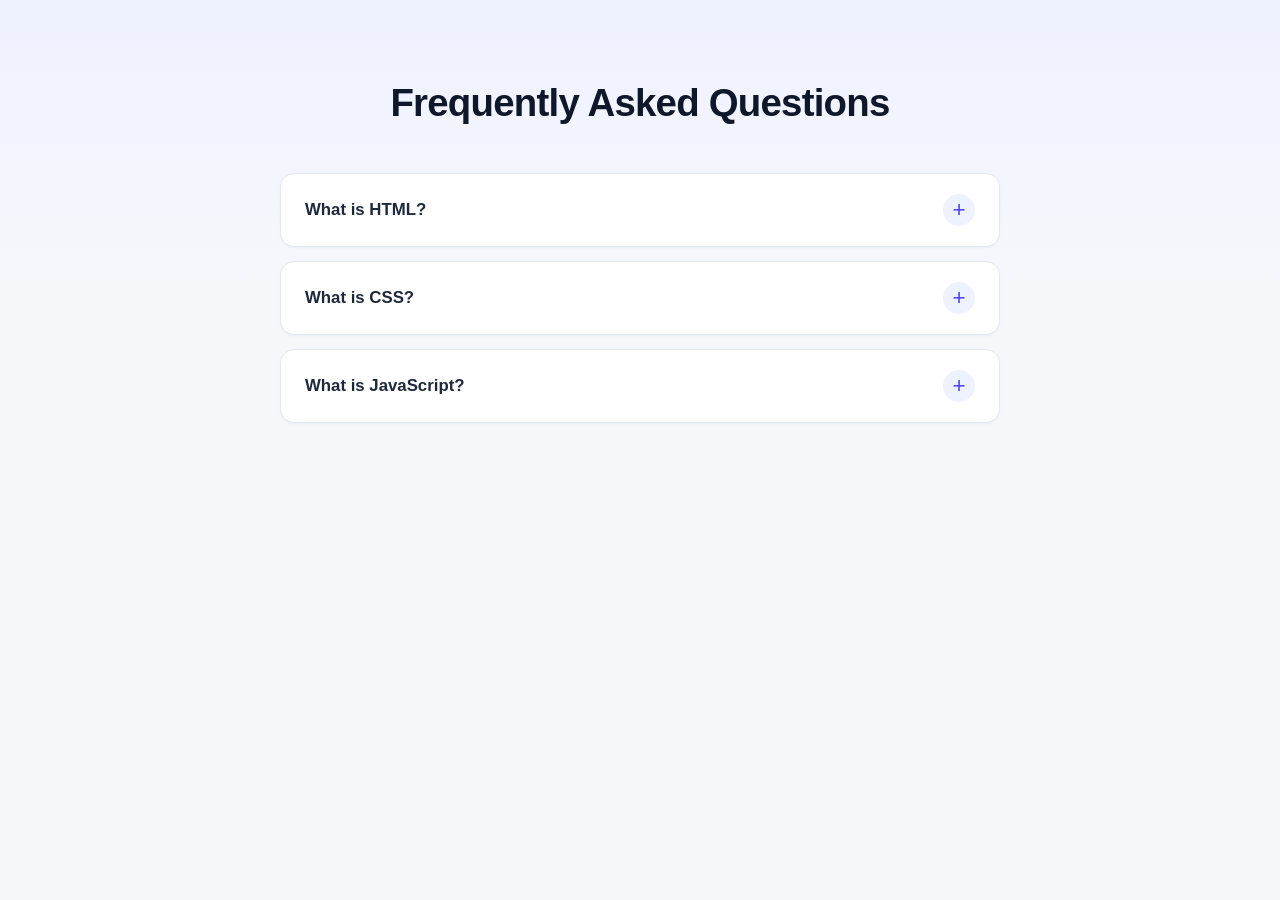
<file: Syntecxhub_FAQ_Accordion/index.html>
<!DOCTYPE html>
<html lang="en">

<head>
    <meta charset="UTF-8">
    <meta name="viewport" content="width=device-width, initial-scale=1.0">
    <title>FAQ_Accordion</title>
    <link rel="stylesheet" href="style.css">
</head>

<body>
    <main class="faq">
        <h1>Frequently Asked Questions</h1>

        <div class="faq-item">
            <button class="faq-question">What is HTML?</button>
            <div class="faq-answer">
                <p>HTML is the standard language used to structure web pages.</p>
            </div>
        </div>

        <div class="faq-item">
            <button class="faq-question">What is CSS?</button>
            <div class="faq-answer">
                <p>CSS is used to style and layout web pages.</p>
            </div>
        </div>

        <div class="faq-item">
            <button class="faq-question">What is JavaScript?</button>
            <div class="faq-answer">
                <p>JavaScript adds interactivity and logic to web pages.</p>
            </div>
        </div>

    </main>

    <script src="script.js"></script>
</body>

</html>
</file>
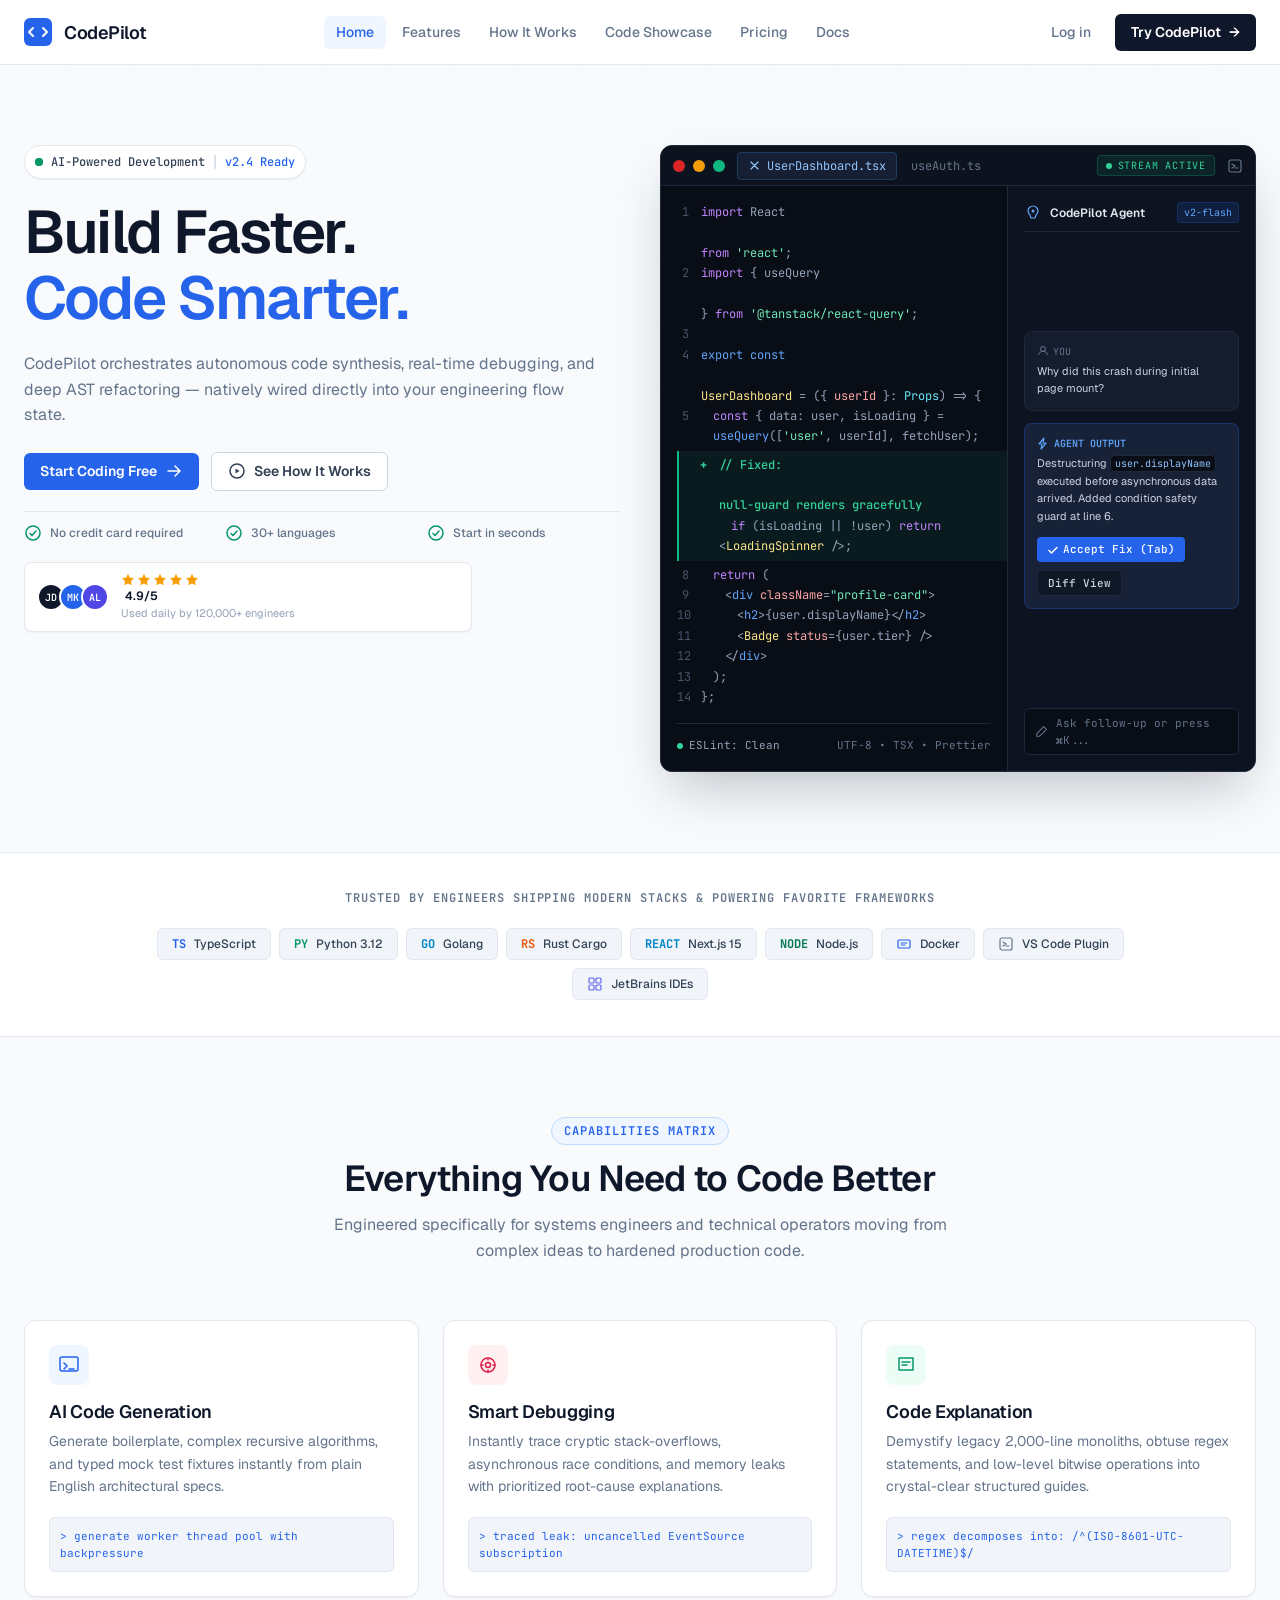
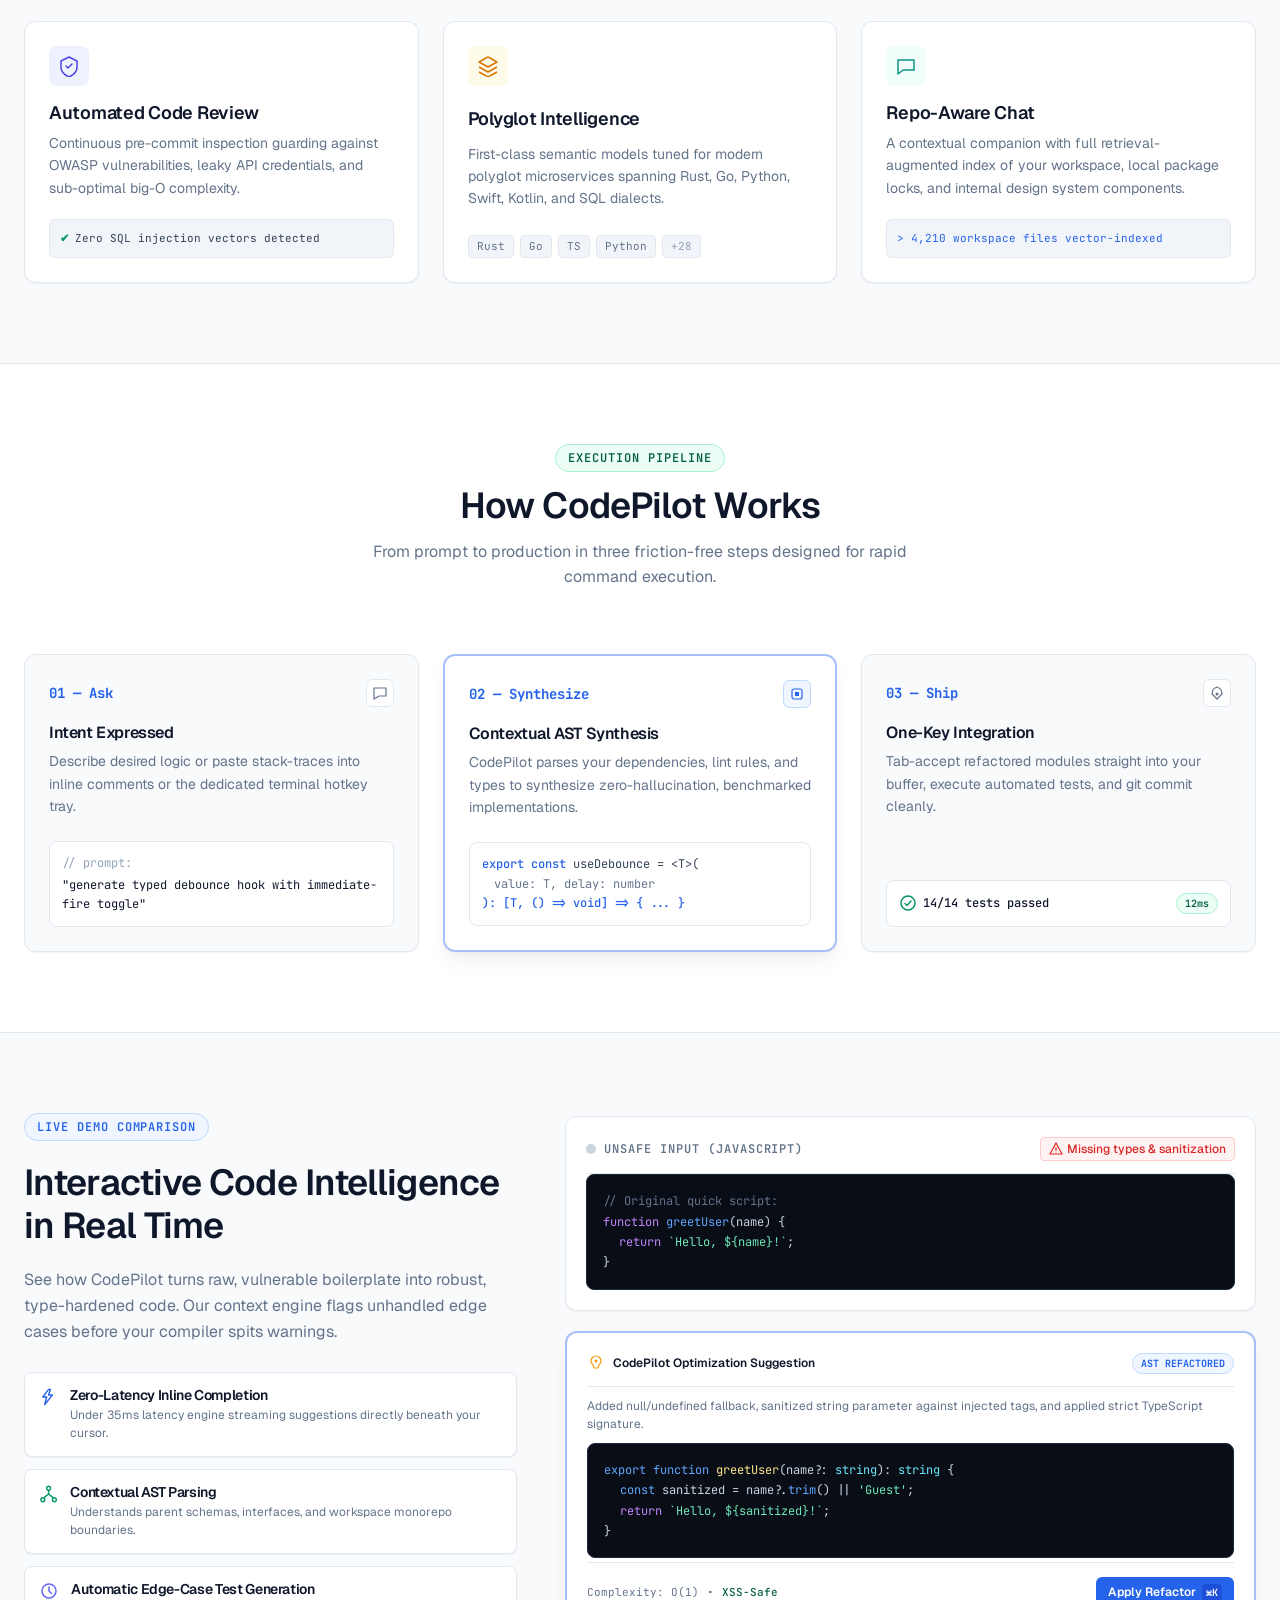
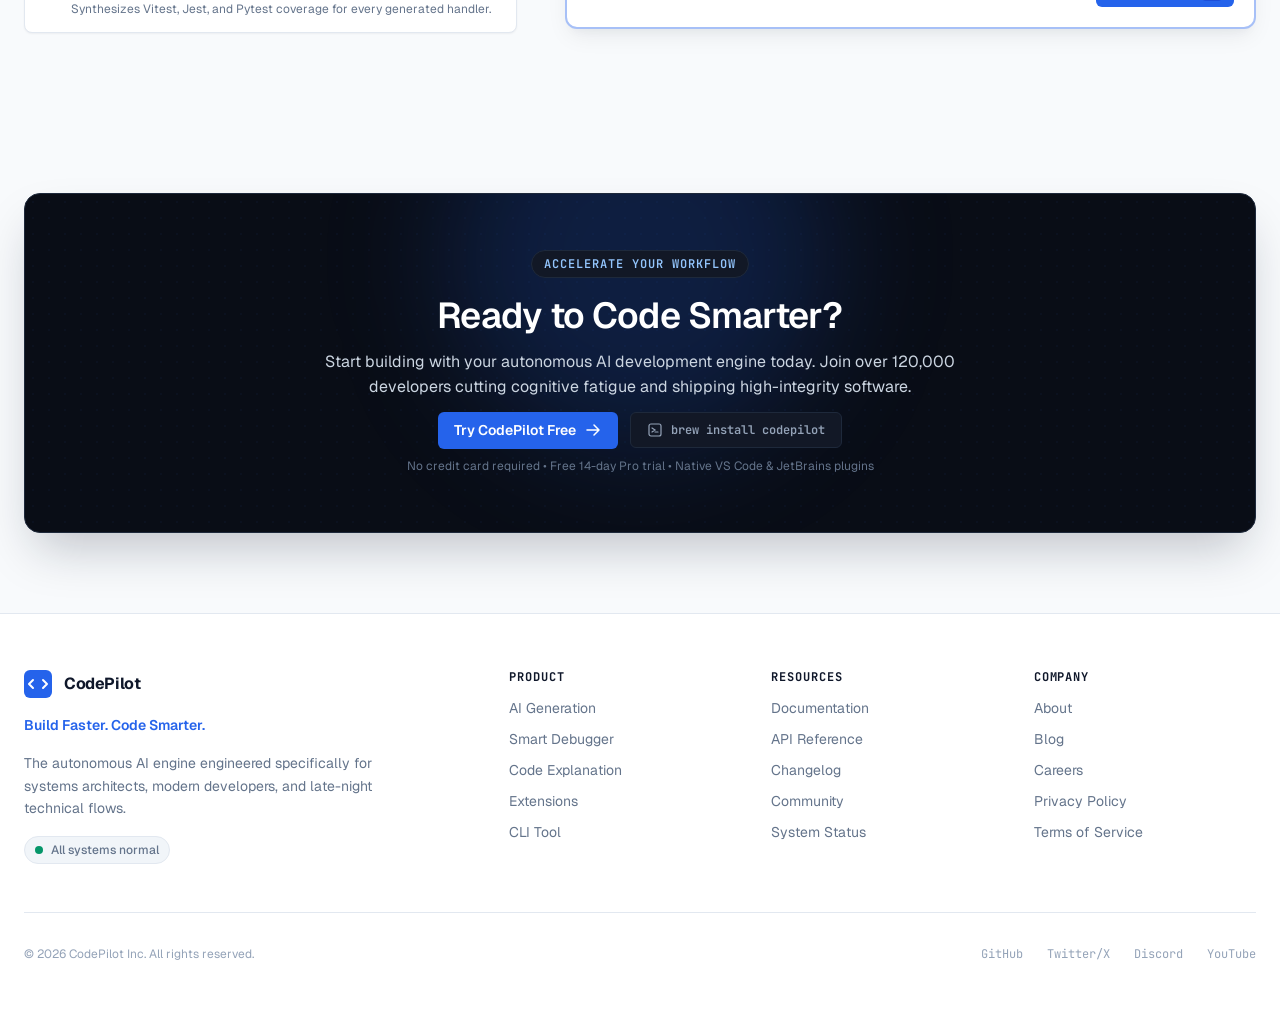
<file: Syntecxhub_Landing_Page/index.html>
<!DOCTYPE html>
<html lang="en">

<head>
    <meta charset="utf-8">
    <meta name="viewport" content="width=device-width, initial-scale=1.0">
    <title>CodePilot — Autonomous AI Code Synthesis</title>
    <link rel="preconnect" href="https://fonts.googleapis.com">
    <link rel="preconnect" href="https://fonts.gstatic.com" crossorigin>
    <link
        href="https://fonts.googleapis.com/css2?family=Geist:wght@400;500;600;700&family=JetBrains+Mono:wght@400;500;600&display=swap"
        rel="stylesheet">
    <link rel="stylesheet" href="style.css">
</head>

<body>
    <header class="header">
        <div class="container header__inner">
            <a href="#" class="header__brand" aria-label="CodePilot Home">
                <svg class="header__logo" width="28" height="28" viewBox="0 0 28 28" fill="none" aria-hidden="true">
                    <rect width="28" height="28" rx="6" fill="var(--primary)" />
                    <path d="M9 10L5 14L9 18M19 10L23 14L19 18" stroke="white" stroke-width="2" stroke-linecap="round"
                        stroke-linejoin="round" />
                </svg>
                <span class="header__name">CodePilot</span>
            </a>

            <nav class="header__nav" aria-label="Main navigation">
                <a href="#" class="header__link header__link--active" aria-current="page">Home</a>
                <a href="#features" class="header__link">Features</a>
                <a href="#how-it-works" class="header__link">How It Works</a>
                <a href="#code-showcase" class="header__link">Code Showcase</a>
                <a href="#" class="header__link">Pricing</a>
                <a href="#" class="header__link">Docs</a>
            </nav>

            <div class="header__actions">
                <a href="#" class="header__login">Log in</a>
                <a href="#" class="btn btn--dark">
                    <span>Try CodePilot</span>
                    <span aria-hidden="true">&rarr;</span>
                </a>
                <details class="header__menu">
                    <summary class="header__menu-btn" aria-label="Toggle menu">
                        <svg width="20" height="20" viewBox="0 0 20 20" fill="none" aria-hidden="true">
                            <path d="M3 5h14M3 10h14M3 15h14" stroke="currentColor" stroke-width="1.5"
                                stroke-linecap="round" />
                        </svg>
                    </summary>
                    <nav class="header__dropdown" aria-label="Mobile navigation">
                        <a href="#" class="header__dropdown-link">Home</a>
                        <a href="#features" class="header__dropdown-link">Features</a>
                        <a href="#how-it-works" class="header__dropdown-link">How It Works</a>
                        <a href="#code-showcase" class="header__dropdown-link">Code Showcase</a>
                        <a href="#" class="header__dropdown-link">Pricing</a>
                        <a href="#" class="header__dropdown-link">Docs</a>
                        <a href="#" class="header__dropdown-link">Log in</a>
                    </nav>
                </details>
            </div>
        </div>
    </header>

    <main>
        <!-- Hero -->
        <section class="hero section" aria-labelledby="hero-title">
            <div class="container">
                <div class="hero__grid">
                    <div class="hero__content">
                        <div class="hero__badge">
                            <span class="hero__badge-dot" aria-hidden="true"></span>
                            <span class="hero__badge-text">AI-Powered Development</span>
                            <span class="hero__badge-sep" aria-hidden="true">|</span>
                            <span class="hero__badge-version">v2.4 Ready</span>
                        </div>

                        <h1 id="hero-title" class="hero__title">
                            Build Faster.<br>
                            <span class="hero__title-accent">Code Smarter.</span>
                        </h1>

                        <p class="hero__subtitle">
                            CodePilot orchestrates autonomous code synthesis, real-time debugging, and deep AST
                            refactoring — natively wired directly into your engineering flow state.
                        </p>

                        <div class="hero__ctas">
                            <a href="#" class="btn btn--primary">
                                <span>Start Coding Free</span>
                                <svg width="18" height="18" viewBox="0 0 18 18" fill="none" aria-hidden="true">
                                    <path d="M3 9h12M10 4l5 5-5 5" stroke="currentColor" stroke-width="1.5"
                                        stroke-linecap="round" stroke-linejoin="round" />
                                </svg>
                            </a>
                            <a href="#how-it-works" class="btn btn--secondary">
                                <svg width="18" height="18" viewBox="0 0 18 18" fill="none" aria-hidden="true">
                                    <circle cx="9" cy="9" r="7" stroke="currentColor" stroke-width="1.5" />
                                    <path d="M7.5 6.5l4 2.5-4 2.5v-5z" fill="currentColor" />
                                </svg>
                                <span>See How It Works</span>
                            </a>
                        </div>

                        <div class="hero__facts">
                            <div class="hero__fact">
                                <svg width="18" height="18" viewBox="0 0 18 18" fill="none" aria-hidden="true">
                                    <circle cx="9" cy="9" r="7" stroke="var(--success)" stroke-width="1.5" />
                                    <path d="M6 9.5l2 2 4-4.5" stroke="var(--success)" stroke-width="1.5"
                                        stroke-linecap="round" stroke-linejoin="round" />
                                </svg>
                                <span>No credit card required</span>
                            </div>
                            <div class="hero__fact">
                                <svg width="18" height="18" viewBox="0 0 18 18" fill="none" aria-hidden="true">
                                    <circle cx="9" cy="9" r="7" stroke="var(--success)" stroke-width="1.5" />
                                    <path d="M6 9.5l2 2 4-4.5" stroke="var(--success)" stroke-width="1.5"
                                        stroke-linecap="round" stroke-linejoin="round" />
                                </svg>
                                <span>30+ languages</span>
                            </div>
                            <div class="hero__fact">
                                <svg width="18" height="18" viewBox="0 0 18 18" fill="none" aria-hidden="true">
                                    <circle cx="9" cy="9" r="7" stroke="var(--success)" stroke-width="1.5" />
                                    <path d="M6 9.5l2 2 4-4.5" stroke="var(--success)" stroke-width="1.5"
                                        stroke-linecap="round" stroke-linejoin="round" />
                                </svg>
                                <span>Start in seconds</span>
                            </div>
                        </div>

                        <div class="hero__rating">
                            <div class="hero__avatars" aria-hidden="true">
                                <span class="hero__avatar hero__avatar--dark">JD</span>
                                <span class="hero__avatar hero__avatar--blue">MK</span>
                                <span class="hero__avatar hero__avatar--indigo">AL</span>
                            </div>
                            <div class="hero__rating-info">
                                <div class="hero__stars" aria-hidden="true">
                                    <svg width="14" height="14" viewBox="0 0 14 14" fill="var(--warning)">
                                        <path d="M7 1l1.8 3.6L13 5.2l-3 2.9.7 4.1L7 10.4l-3.7 1.8.7-4.1-3-2.9 4.2-.6z" />
                                    </svg>
                                    <svg width="14" height="14" viewBox="0 0 14 14" fill="var(--warning)">
                                        <path d="M7 1l1.8 3.6L13 5.2l-3 2.9.7 4.1L7 10.4l-3.7 1.8.7-4.1-3-2.9 4.2-.6z" />
                                    </svg>
                                    <svg width="14" height="14" viewBox="0 0 14 14" fill="var(--warning)">
                                        <path d="M7 1l1.8 3.6L13 5.2l-3 2.9.7 4.1L7 10.4l-3.7 1.8.7-4.1-3-2.9 4.2-.6z" />
                                    </svg>
                                    <svg width="14" height="14" viewBox="0 0 14 14" fill="var(--warning)">
                                        <path d="M7 1l1.8 3.6L13 5.2l-3 2.9.7 4.1L7 10.4l-3.7 1.8.7-4.1-3-2.9 4.2-.6z" />
                                    </svg>
                                    <svg width="14" height="14" viewBox="0 0 14 14" fill="var(--warning)">
                                        <path d="M7 1l1.8 3.6L13 5.2l-3 2.9.7 4.1L7 10.4l-3.7 1.8.7-4.1-3-2.9 4.2-.6z" />
                                    </svg>
                                </div>
                                <span class="hero__rating-score">4.9/5</span>
                                <span class="hero__rating-text">Used daily by 120,000+ engineers</span>
                            </div>
                        </div>
                    </div>

                    <div>
                        <div class="ide">
                            <div class="ide__topbar">
                                <div class="ide__topbar-left">
                                    <div class="ide__dots" aria-hidden="true">
                                        <span class="ide__dot ide__dot--red"></span>
                                        <span class="ide__dot ide__dot--yellow"></span>
                                        <span class="ide__dot ide__dot--green"></span>
                                    </div>
                                    <div class="ide__tabs">
                                        <span class="ide__tab ide__tab--active">
                                            <svg width="13" height="13" viewBox="0 0 13 13" fill="none"
                                                aria-hidden="true">
                                                <path d="M3 3l7 7M10 3l-7 7" stroke="currentColor" stroke-width="1.2"
                                                    stroke-linecap="round" />
                                            </svg>
                                            UserDashboard.tsx
                                        </span>
                                        <span class="ide__tab">useAuth.ts</span>
                                    </div>
                                </div>
                                <div class="ide__topbar-right">
                                    <span class="ide__stream">
                                        <span class="ide__stream-dot" aria-hidden="true"></span>
                                        STREAM ACTIVE
                                    </span>
                                    <svg width="16" height="16" viewBox="0 0 16 16" fill="none" aria-hidden="true">
                                        <rect x="2" y="2" width="12" height="12" rx="2" stroke="currentColor"
                                            stroke-width="1.2" />
                                        <path d="M5 6l3 2-3 2M8 10h3" stroke="currentColor" stroke-width="1.2"
                                            stroke-linecap="round" />
                                    </svg>
                                </div>
                            </div>

                            <div class="ide__workspace">
                                <div class="ide__code">
                                    <div class="ide__code-lines">
                                        <div class="ide__line"><span class="ide__line-num">1</span><span
                                                class="ide__line-content"><span class="ide__kw">import</span> React
                                                <span class="ide__kw">from</span> <span
                                                    class="ide__str">'react'</span>;</span></div>
                                        <div class="ide__line"><span class="ide__line-num">2</span><span
                                                class="ide__line-content"><span class="ide__kw">import</span> { useQuery
                                                } <span class="ide__kw">from</span> <span
                                                    class="ide__str">'@tanstack/react-query'</span>;</span></div>
                                        <div class="ide__line"><span class="ide__line-num">3</span><span
                                                class="ide__line-content"> </span></div>
                                        <div class="ide__line"><span class="ide__line-num">4</span><span
                                                class="ide__line-content"><span class="ide__fn">export const</span>
                                                <span class="ide__cls">UserDashboard</span> = ({ <span
                                                    class="ide__param">userId</span> }: <span
                                                    class="ide__type">Props</span>) =&gt; {</span></div>
                                        <div class="ide__line"><span class="ide__line-num">5</span><span
                                                class="ide__line-content ide__line-content--indent"><span
                                                    class="ide__kw">const</span> { data: user, isLoading } = <span
                                                    class="ide__fn">useQuery</span>([<span
                                                    class="ide__str">'user'</span>, userId], fetchUser);</span></div>
                                        <div class="ide__line ide__line--diff"><span
                                                class="ide__line-num ide__line-num--diff">+</span><span
                                                class="ide__line-content"><span class="ide__comment">// Fixed:
                                                    null-guard renders gracefully</span><br><span
                                                    class="ide__line-content ide__line-content--indent"><span
                                                        class="ide__kw">if</span> (isLoading || !user) <span
                                                        class="ide__kw">return</span> &lt;<span
                                                        class="ide__cls">LoadingSpinner</span> /&gt;;</span></span>
                                        </div>
                                        <div class="ide__line"><span class="ide__line-num">8</span><span
                                                class="ide__line-content ide__line-content--indent"><span
                                                    class="ide__kw">return</span> (</span></div>
                                        <div class="ide__line"><span class="ide__line-num">9</span><span
                                                class="ide__line-content ide__line-content--indent2">&lt;<span
                                                    class="ide__tag">div</span> <span
                                                    class="ide__attr">className</span>=<span
                                                    class="ide__str">"profile-card"</span>&gt;</span></div>
                                        <div class="ide__line"><span class="ide__line-num">10</span><span
                                                class="ide__line-content ide__line-content--indent3">&lt;<span
                                                    class="ide__tag">h2</span>&gt;{user.displayName}&lt;/<span
                                                    class="ide__tag">h2</span>&gt;</span></div>
                                        <div class="ide__line"><span class="ide__line-num">11</span><span
                                                class="ide__line-content ide__line-content--indent3">&lt;<span
                                                    class="ide__cls">Badge</span> <span
                                                    class="ide__attr">status</span>={user.tier} /&gt;</span></div>
                                        <div class="ide__line"><span class="ide__line-num">12</span><span
                                                class="ide__line-content ide__line-content--indent2">&lt;/<span
                                                    class="ide__tag">div</span>&gt;</span></div>
                                        <div class="ide__line"><span class="ide__line-num">13</span><span
                                                class="ide__line-content ide__line-content--indent">);</span></div>
                                        <div class="ide__line"><span class="ide__line-num">14</span><span
                                                class="ide__line-content">};</span></div>
                                    </div>
                                    <div class="ide__footbar">
                                        <span class="ide__footbar-left">
                                            <span class="ide__footbar-dot" aria-hidden="true"></span>
                                            ESLint: Clean
                                        </span>
                                        <span>UTF-8 &bull; TSX &bull; Prettier</span>
                                    </div>
                                </div>

                                <div class="ide__agent">
                                    <div class="ide__agent-header">
                                        <div class="ide__agent-title">
                                            <svg width="18" height="18" viewBox="0 0 18 18" fill="none"
                                                aria-hidden="true">
                                                <path
                                                    d="M9 2a5 5 0 015 5c0 2-1 3-2 4l-1 3H7l-1-3c-1-1-2-2-2-4a5 5 0 015-5z"
                                                    stroke="currentColor" stroke-width="1.2" stroke-linejoin="round" />
                                                <circle cx="9" cy="7" r="1.5" fill="currentColor" />
                                            </svg>
                                            CodePilot Agent
                                        </div>
                                        <span class="ide__agent-version">v2-flash</span>
                                    </div>

                                    <div class="ide__agent-messages">
                                        <div class="ide__bubble ide__bubble--user">
                                            <div class="ide__bubble-label">
                                                <svg width="12" height="12" viewBox="0 0 12 12" fill="none"
                                                    aria-hidden="true">
                                                    <circle cx="6" cy="4" r="2.5" stroke="currentColor"
                                                        stroke-width="1" />
                                                    <path d="M1.5 10c.5-2.5 2.5-4 4.5-4s4 1.5 4.5 4"
                                                        stroke="currentColor" stroke-width="1" />
                                                </svg>
                                                You
                                            </div>
                                            <p>Why did this crash during initial page mount?</p>
                                        </div>

                                        <div class="ide__bubble ide__bubble--ai">
                                            <div class="ide__bubble-label">
                                                <svg width="13" height="13" viewBox="0 0 13 13" fill="none"
                                                    aria-hidden="true">
                                                    <path d="M7 1L2 7h3l-1 5 5-6H6l1-5z" stroke="currentColor"
                                                        stroke-width="1.2" stroke-linejoin="round" />
                                                </svg>
                                                Agent Output
                                            </div>
                                            <p>Destructuring <code>user.displayName</code> executed before asynchronous
                                                data arrived. Added condition safety guard at line 6.</p>
                                            <div class="ide__bubble-actions">
                                                <button class="ide__bubble-btn ide__bubble-btn--primary">
                                                    <svg width="12" height="12" viewBox="0 0 12 12" fill="none"
                                                        aria-hidden="true">
                                                        <path d="M2 6.5l2.5 2.5L10 3.5" stroke="currentColor"
                                                            stroke-width="1.5" stroke-linecap="round"
                                                            stroke-linejoin="round" />
                                                    </svg>
                                                    Accept Fix (Tab)
                                                </button>
                                                <button class="ide__bubble-btn">Diff View</button>
                                            </div>
                                        </div>
                                    </div>

                                    <div class="ide__agent-input">
                                        <svg width="15" height="15" viewBox="0 0 15 15" fill="none" aria-hidden="true">
                                            <path d="M2 10l8-8 3 3-8 8H2v-3z" stroke="currentColor" stroke-width="1.2"
                                                stroke-linejoin="round" />
                                        </svg>
                                        <span>Ask follow-up or press &#8984;K...</span>
                                    </div>
                                </div>
                            </div>
                        </div>
                    </div>
                </div>
            </div>
        </section>

        <!-- Trusted By -->
        <section class="trusted section" aria-label="Trusted by">
            <div class="container">
                <p class="trusted__label">Trusted by engineers shipping modern stacks &amp; powering favorite frameworks
                </p>
                <div class="trusted__chips">
                    <span class="trusted__chip"><span class="trusted__chip-abbr trusted__chip-abbr--blue">TS</span>
                        TypeScript</span>
                    <span class="trusted__chip"><span class="trusted__chip-abbr trusted__chip-abbr--green">PY</span>
                        Python 3.12</span>
                    <span class="trusted__chip"><span class="trusted__chip-abbr trusted__chip-abbr--cyan">GO</span>
                        Golang</span>
                    <span class="trusted__chip"><span class="trusted__chip-abbr trusted__chip-abbr--orange">RS</span>
                        Rust Cargo</span>
                    <span class="trusted__chip"><span class="trusted__chip-abbr trusted__chip-abbr--sky">REACT</span>
                        Next.js 15</span>
                    <span class="trusted__chip"><span class="trusted__chip-abbr trusted__chip-abbr--emerald">NODE</span>
                        Node.js</span>
                    <span class="trusted__chip">
                        <svg width="16" height="16" viewBox="0 0 16 16" fill="none" aria-hidden="true">
                            <rect x="2" y="4" width="12" height="8" rx="1" stroke="var(--primary)" stroke-width="1.2" />
                            <path d="M5 7h6M5 9h4" stroke="var(--primary)" stroke-width="1.2" stroke-linecap="round" />
                        </svg>
                        Docker
                    </span>
                    <span class="trusted__chip">
                        <svg width="16" height="16" viewBox="0 0 16 16" fill="none" aria-hidden="true">
                            <rect x="2" y="2" width="12" height="12" rx="2" stroke="var(--text-muted)"
                                stroke-width="1.2" />
                            <path d="M5 6l3 2-3 2M8 10h3" stroke="var(--text-muted)" stroke-width="1.2"
                                stroke-linecap="round" />
                        </svg>
                        VS Code Plugin
                    </span>
                    <span class="trusted__chip">
                        <svg width="16" height="16" viewBox="0 0 16 16" fill="none" aria-hidden="true">
                            <rect x="2" y="2" width="5" height="5" rx="1" stroke="#6366f1" stroke-width="1.2" />
                            <rect x="9" y="2" width="5" height="5" rx="1" stroke="#6366f1" stroke-width="1.2" />
                            <rect x="2" y="9" width="5" height="5" rx="1" stroke="#6366f1" stroke-width="1.2" />
                            <rect x="9" y="9" width="5" height="5" rx="1" stroke="#6366f1" stroke-width="1.2" />
                        </svg>
                        JetBrains IDEs
                    </span>
                </div>
            </div>
        </section>

        <!-- Features -->
        <section id="features" class="features section" aria-labelledby="features-title">
            <div class="container">
                <div class="features__header">
                    <span class="features__badge">Capabilities Matrix</span>
                    <h2 id="features-title" class="features__title">Everything You Need to Code Better</h2>
                    <p class="features__subtitle">Engineered specifically for systems engineers and technical operators
                        moving from complex ideas to hardened production code.</p>
                </div>

                <div class="features__grid">
                    <article class="card">
                        <div class="card__icon card__icon--blue">
                            <svg width="22" height="22" viewBox="0 0 22 22" fill="none" aria-hidden="true">
                                <rect x="2" y="3" width="18" height="14" rx="2" stroke="currentColor"
                                    stroke-width="1.5" />
                                <path d="M6 9l3 3-3 3M11 15h5" stroke="currentColor" stroke-width="1.5"
                                    stroke-linecap="round" />
                            </svg>
                        </div>
                        <h3 class="card__title">AI Code Generation</h3>
                        <p class="card__text">Generate boilerplate, complex recursive algorithms, and typed mock test
                            fixtures instantly from plain English architectural specs.</p>
                        <div class="card__code">&gt; generate worker thread pool with backpressure</div>
                    </article>

                    <article class="card">
                        <div class="card__icon card__icon--rose">
                            <svg width="22" height="22" viewBox="0 0 22 22" fill="none" aria-hidden="true">
                                <circle cx="11" cy="11" r="7" stroke="currentColor" stroke-width="1.5" />
                                <circle cx="11" cy="11" r="2.5" stroke="currentColor" stroke-width="1.5" />
                                <path d="M11 4v2M11 16v2M4 11h2M16 11h2" stroke="currentColor" stroke-width="1.5"
                                    stroke-linecap="round" />
                            </svg>
                        </div>
                        <h3 class="card__title">Smart Debugging</h3>
                        <p class="card__text">Instantly trace cryptic stack-overflows, asynchronous race conditions, and
                            memory leaks with prioritized root-cause explanations.</p>
                        <div class="card__code">&gt; traced leak: uncancelled EventSource subscription</div>
                    </article>

                    <article class="card">
                        <div class="card__icon card__icon--green">
                            <svg width="22" height="22" viewBox="0 0 22 22" fill="none" aria-hidden="true">
                                <path d="M4 4h14v12H4z" stroke="currentColor" stroke-width="1.5"
                                    stroke-linejoin="round" />
                                <path d="M7 8h8M7 11h5" stroke="currentColor" stroke-width="1.5"
                                    stroke-linecap="round" />
                            </svg>
                        </div>
                        <h3 class="card__title">Code Explanation</h3>
                        <p class="card__text">Demystify legacy 2,000-line monoliths, obtuse regex statements, and
                            low-level bitwise operations into crystal-clear structured guides.</p>
                        <div class="card__code">&gt; regex decomposes into: /^(ISO-8601-UTC-DATETIME)$/</div>
                    </article>

                    <article class="card">
                        <div class="card__icon card__icon--indigo">
                            <svg width="22" height="22" viewBox="0 0 22 22" fill="none" aria-hidden="true">
                                <path d="M11 2l8 4v6c0 5-3.5 8-8 10-4.5-2-8-5-8-10V6l8-4z" stroke="currentColor"
                                    stroke-width="1.5" stroke-linejoin="round" />
                                <path d="M8 11l2 2 4-4" stroke="currentColor" stroke-width="1.5" stroke-linecap="round"
                                    stroke-linejoin="round" />
                            </svg>
                        </div>
                        <h3 class="card__title">Automated Code Review</h3>
                        <p class="card__text">Continuous pre-commit inspection guarding against OWASP vulnerabilities,
                            leaky API credentials, and sub-optimal big-O complexity.</p>
                        <div class="card__code card__code--success"><span aria-hidden="true">&#10004;</span> Zero SQL
                            injection vectors detected</div>
                    </article>

                    <article class="card">
                        <div class="card__icon card__icon--amber">
                            <svg width="22" height="22" viewBox="0 0 22 22" fill="none" aria-hidden="true">
                                <path d="M11 2L2 7l9 5 9-5-9-5zM2 12l9 5 9-5M2 17l9 5 9-5" stroke="currentColor"
                                    stroke-width="1.5" stroke-linejoin="round" />
                            </svg>
                        </div>
                        <h3 class="card__title">Polyglot Intelligence</h3>
                        <p class="card__text">First-class semantic models tuned for modern polyglot microservices
                            spanning Rust, Go, Python, Swift, Kotlin, and SQL dialects.</p>
                        <div class="card__tags">
                            <span class="card__tag">Rust</span>
                            <span class="card__tag">Go</span>
                            <span class="card__tag">TS</span>
                            <span class="card__tag">Python</span>
                            <span class="card__tag card__tag--muted">+28</span>
                        </div>
                    </article>

                    <article class="card">
                        <div class="card__icon card__icon--teal">
                            <svg width="22" height="22" viewBox="0 0 22 22" fill="none" aria-hidden="true">
                                <path d="M3 5h16v10H8l-5 4V5z" stroke="currentColor" stroke-width="1.5"
                                    stroke-linejoin="round" />
                            </svg>
                        </div>
                        <h3 class="card__title">Repo-Aware Chat</h3>
                        <p class="card__text">A contextual companion with full retrieval-augmented index of your
                            workspace, local package locks, and internal design system components.</p>
                        <div class="card__code">&gt; 4,210 workspace files vector-indexed</div>
                    </article>
                </div>
            </div>
        </section>

        <!-- How It Works -->
        <section id="how-it-works" class="how section" aria-labelledby="how-title">
            <div class="container">
                <div class="how__header">
                    <span class="how__badge">Execution Pipeline</span>
                    <h2 id="how-title" class="how__title">How CodePilot Works</h2>
                    <p class="how__subtitle">From prompt to production in three friction-free steps designed for rapid
                        command execution.</p>
                </div>

                <div class="how__grid">
                    <article class="step">
                        <div class="step__header">
                            <span class="step__num">01 — Ask</span>
                            <span class="step__icon">
                                <svg width="16" height="16" viewBox="0 0 16 16" fill="none" aria-hidden="true">
                                    <path d="M2 3h12v8H7l-5 3V3z" stroke="currentColor" stroke-width="1.2"
                                        stroke-linejoin="round" />
                                </svg>
                            </span>
                        </div>
                        <h3 class="step__title">Intent Expressed</h3>
                        <p class="step__text">Describe desired logic or paste stack-traces into inline comments or the
                            dedicated terminal hotkey tray.</p>
                        <div class="step__code">
                            <p class="step__code-comment">// prompt:</p>
                            <p class="step__code-text">"generate typed debounce hook with immediate-fire toggle"</p>
                        </div>
                    </article>

                    <article class="step step--featured">
                        <div class="step__header">
                            <span class="step__num">02 — Synthesize</span>
                            <span class="step__icon step__icon--blue">
                                <svg width="16" height="16" viewBox="0 0 16 16" fill="none" aria-hidden="true">
                                    <rect x="3" y="3" width="10" height="10" rx="2" stroke="currentColor"
                                        stroke-width="1.2" />
                                    <path d="M6 6h4v4H6z" fill="currentColor" />
                                </svg>
                            </span>
                        </div>
                        <h3 class="step__title">Contextual AST Synthesis</h3>
                        <p class="step__text">CodePilot parses your dependencies, lint rules, and types to synthesize
                            zero-hallucination, benchmarked implementations.</p>
                        <div class="step__code">
                            <p><span class="step__code-blue">export const</span> useDebounce = &lt;T&gt;(</p>
                            <p class="step__code-indent">value: T, delay: number</p>
                            <p><span class="step__code-blue">): [T, () =&gt; void] =&gt; { ... }</span></p>
                        </div>
                    </article>

                    <article class="step">
                        <div class="step__header">
                            <span class="step__num">03 — Ship</span>
                            <span class="step__icon">
                                <svg width="16" height="16" viewBox="0 0 16 16" fill="none" aria-hidden="true">
                                    <path d="M8 2c3 1 5 4 5 7l-5 5-5-5c0-3 2-6 5-7z" stroke="currentColor"
                                        stroke-width="1.2" stroke-linejoin="round" />
                                    <circle cx="8" cy="9" r="1.5" fill="currentColor" />
                                </svg>
                            </span>
                        </div>
                        <h3 class="step__title">One-Key Integration</h3>
                        <p class="step__text">Tab-accept refactored modules straight into your buffer, execute automated
                            tests, and git commit cleanly.</p>
                        <div class="step__result">
                            <span class="step__result-left">
                                <svg width="18" height="18" viewBox="0 0 18 18" fill="none" aria-hidden="true">
                                    <circle cx="9" cy="9" r="7" stroke="var(--success)" stroke-width="1.5" />
                                    <path d="M6 9.5l2 2 4-4.5" stroke="var(--success)" stroke-width="1.5"
                                        stroke-linecap="round" stroke-linejoin="round" />
                                </svg>
                                <span class="font-mono">14/14 tests passed</span>
                            </span>
                            <span class="step__result-badge">12ms</span>
                        </div>
                    </article>
                </div>
            </div>
        </section>

        <!-- Code Showcase -->
        <section id="code-showcase" class="showcase section" aria-labelledby="showcase-title">
            <div class="container">
                <div class="showcase__grid">
                    <div class="showcase__content">
                        <span class="showcase__badge">Live Demo Comparison</span>
                        <h2 id="showcase-title" class="showcase__title">Interactive Code Intelligence in Real Time</h2>
                        <p class="showcase__text">See how CodePilot turns raw, vulnerable boilerplate into robust,
                            type-hardened code. Our context engine flags unhandled edge cases before your compiler spits
                            warnings.</p>

                        <div class="showcase__features">
                            <div class="showcase__feature">
                                <svg width="20" height="20" viewBox="0 0 20 20" fill="none" aria-hidden="true">
                                    <path d="M10 2L4 10h4l-2 8 8-10h-4l2-6z" stroke="var(--primary)" stroke-width="1.5"
                                        stroke-linejoin="round" />
                                </svg>
                                <div>
                                    <h3 class="showcase__feature-title">Zero-Latency Inline Completion</h3>
                                    <p class="showcase__feature-text">Under 35ms latency engine streaming suggestions
                                        directly beneath your cursor.</p>
                                </div>
                            </div>
                            <div class="showcase__feature">
                                <svg width="20" height="20" viewBox="0 0 20 20" fill="none" aria-hidden="true">
                                    <circle cx="10" cy="4" r="2" stroke="var(--success)" stroke-width="1.5" />
                                    <circle cx="4" cy="16" r="2" stroke="var(--success)" stroke-width="1.5" />
                                    <circle cx="16" cy="16" r="2" stroke="var(--success)" stroke-width="1.5" />
                                    <path d="M10 6v4M10 10l-5 4M10 10l5 4" stroke="var(--success)" stroke-width="1.5" />
                                </svg>
                                <div>
                                    <h3 class="showcase__feature-title">Contextual AST Parsing</h3>
                                    <p class="showcase__feature-text">Understands parent schemas, interfaces, and
                                        workspace monorepo boundaries.</p>
                                </div>
                            </div>
                            <div class="showcase__feature">
                                <svg width="20" height="20" viewBox="0 0 20 20" fill="none" aria-hidden="true">
                                    <circle cx="10" cy="10" r="7" stroke="#6366f1" stroke-width="1.5" />
                                    <path d="M10 6v4l2.5 2.5" stroke="#6366f1" stroke-width="1.5"
                                        stroke-linecap="round" />
                                </svg>
                                <div>
                                    <h3 class="showcase__feature-title">Automatic Edge-Case Test Generation</h3>
                                    <p class="showcase__feature-text">Synthesizes Vitest, Jest, and Pytest coverage for
                                        every generated handler.</p>
                                </div>
                            </div>
                        </div>
                    </div>

                    <div class="showcase__demo">
                        <div class="code-card">
                            <div class="code-card__header">
                                <div class="code-card__header-left">
                                    <span class="code-card__dot" aria-hidden="true"></span>
                                    <span class="code-card__label">Unsafe Input (JavaScript)</span>
                                </div>
                                <span class="code-card__warning">
                                    <svg width="14" height="14" viewBox="0 0 14 14" fill="none" aria-hidden="true">
                                        <path d="M7 1L1 12h12L7 1z" stroke="currentColor" stroke-width="1.2"
                                            stroke-linejoin="round" />
                                        <path d="M7 5.5v3" stroke="currentColor" stroke-width="1.2"
                                            stroke-linecap="round" />
                                        <circle cx="7" cy="10" r="0.5" fill="currentColor" />
                                    </svg>
                                    Missing types &amp; sanitization
                                </span>
                            </div>
                            <div class="code-card__body">
                                <div class="code-card__code">
                                    <span class="code-card__comment">// Original quick script:</span>
                                    <span><span class="ide__kw">function</span> <span
                                            class="ide__fn">greetUser</span>(name) {</span>
                                    <span class="code-card__indent"><span class="ide__kw">return</span> <span
                                            class="ide__str">`Hello, ${name}!`</span>;</span>
                                    <span>}</span>
                                </div>
                            </div>
                        </div>

                        <div class="code-card code-card--featured">
                            <div class="code-card__header">
                                <div class="code-card__header-left">
                                    <svg width="18" height="18" viewBox="0 0 18 18" fill="none" aria-hidden="true">
                                        <path d="M9 2a5 5 0 015 5c0 2-1 3-2 4l-1 3H7l-1-3c-1-1-2-2-2-4a5 5 0 015-5z"
                                            stroke="var(--warning)" stroke-width="1.2" stroke-linejoin="round" />
                                        <circle cx="9" cy="7" r="1.5" fill="var(--warning)" />
                                    </svg>
                                    <span class="code-card__label code-card__label--dark">CodePilot Optimization
                                        Suggestion</span>
                                </div>
                                <span class="code-card__badge">AST REFACTORED</span>
                            </div>
                            <p class="code-card__desc">Added null/undefined fallback, sanitized string parameter against
                                injected tags, and applied strict TypeScript signature.</p>
                            <div class="code-card__body">
                                <div class="code-card__code">
                                    <span><span class="ide__fn">export function</span> <span
                                            class="ide__cls">greetUser</span>(name?: <span
                                            class="ide__type">string</span>): <span class="ide__type">string</span>
                                        {</span>
                                    <span class="code-card__indent"><span class="ide__fn">const</span> sanitized =
                                        name?.<span class="ide__fn">trim</span>() || <span
                                            class="ide__str">'Guest'</span>;</span>
                                    <span class="code-card__indent"><span class="ide__kw">return</span> <span
                                            class="ide__str">`Hello, ${sanitized}!`</span>;</span>
                                    <span>}</span>
                                </div>
                            </div>
                            <div class="code-card__footer">
                                <div class="code-card__meta">
                                    <span>Complexity: O(1)</span>
                                    <span aria-hidden="true">&bull;</span>
                                    <span class="code-card__meta-safe">XSS-Safe</span>
                                </div>
                                <button class="code-card__apply">
                                    <span>Apply Refactor</span>
                                    <span class="code-card__apply-key">&#8984;K</span>
                                </button>
                            </div>
                        </div>
                    </div>
                </div>
            </div>
        </section>

        <!-- CTA -->
        <section class="cta section" aria-labelledby="cta-title">
            <div class="container">
                <div class="cta__banner">
                    <span class="cta__badge">Accelerate Your Workflow</span>
                    <h2 id="cta-title" class="cta__title">Ready to Code Smarter?</h2>
                    <p class="cta__text">Start building with your autonomous AI development engine today. Join over
                        120,000 developers cutting cognitive fatigue and shipping high-integrity software.</p>
                    <div class="cta__buttons">
                        <a href="#" class="btn btn--primary">
                            <span>Try CodePilot Free</span>
                            <svg width="18" height="18" viewBox="0 0 18 18" fill="none" aria-hidden="true">
                                <path d="M3 9h12M10 4l5 5-5 5" stroke="currentColor" stroke-width="1.5"
                                    stroke-linecap="round" stroke-linejoin="round" />
                            </svg>
                        </a>
                        <a href="#" class="btn btn--terminal">
                            <svg width="16" height="16" viewBox="0 0 16 16" fill="none" aria-hidden="true">
                                <rect x="2" y="2" width="12" height="12" rx="2" stroke="currentColor"
                                    stroke-width="1.2" />
                                <path d="M5 6l3 2-3 2M8 10h3" stroke="currentColor" stroke-width="1.2"
                                    stroke-linecap="round" />
                            </svg>
                            <span>brew install codepilot</span>
                        </a>
                    </div>
                    <p class="cta__note">No credit card required &bull; Free 14-day Pro trial &bull; Native VS Code
                        &amp; JetBrains plugins</p>
                </div>
            </div>
        </section>
    </main>

    <footer class="footer">
        <div class="container">
            <div class="footer__grid">
                <div class="footer__brand">
                    <div class="footer__logo-row">
                        <svg width="28" height="28" viewBox="0 0 28 28" fill="none" aria-hidden="true">
                            <rect width="28" height="28" rx="6" fill="var(--primary)" />
                            <path d="M9 10L5 14L9 18M19 10L23 14L19 18" stroke="white" stroke-width="2"
                                stroke-linecap="round" stroke-linejoin="round" />
                        </svg>
                        <span class="footer__name">CodePilot</span>
                    </div>
                    <p class="footer__tagline">Build Faster. Code Smarter.</p>
                    <p class="footer__desc">The autonomous AI engine engineered specifically for systems architects,
                        modern developers, and late-night technical flows.</p>
                    <div class="footer__status">
                        <span class="footer__status-dot" aria-hidden="true"></span>
                        <span>All systems normal</span>
                    </div>
                </div>

                <nav class="footer__col" aria-label="Product">
                    <h3 class="footer__heading">Product</h3>
                    <a href="#" class="footer__link">AI Generation</a>
                    <a href="#" class="footer__link">Smart Debugger</a>
                    <a href="#" class="footer__link">Code Explanation</a>
                    <a href="#" class="footer__link">Extensions</a>
                    <a href="#" class="footer__link">CLI Tool</a>
                </nav>

                <nav class="footer__col" aria-label="Resources">
                    <h3 class="footer__heading">Resources</h3>
                    <a href="#" class="footer__link">Documentation</a>
                    <a href="#" class="footer__link">API Reference</a>
                    <a href="#" class="footer__link">Changelog</a>
                    <a href="#" class="footer__link">Community</a>
                    <a href="#" class="footer__link">System Status</a>
                </nav>

                <nav class="footer__col" aria-label="Company">
                    <h3 class="footer__heading">Company</h3>
                    <a href="#" class="footer__link">About</a>
                    <a href="#" class="footer__link">Blog</a>
                    <a href="#" class="footer__link">Careers</a>
                    <a href="#" class="footer__link">Privacy Policy</a>
                    <a href="#" class="footer__link">Terms of Service</a>
                </nav>
            </div>

            <div class="footer__bottom">
                <p class="footer__copyright">&copy; 2026 CodePilot Inc. All rights reserved.</p>
                <div class="footer__social">
                    <a href="#" class="footer__social-link">GitHub</a>
                    <a href="#" class="footer__social-link">Twitter/X</a>
                    <a href="#" class="footer__social-link">Discord</a>
                    <a href="#" class="footer__social-link">YouTube</a>
                </div>
            </div>
        </div>
    </footer>
</body>

</html>
</file>
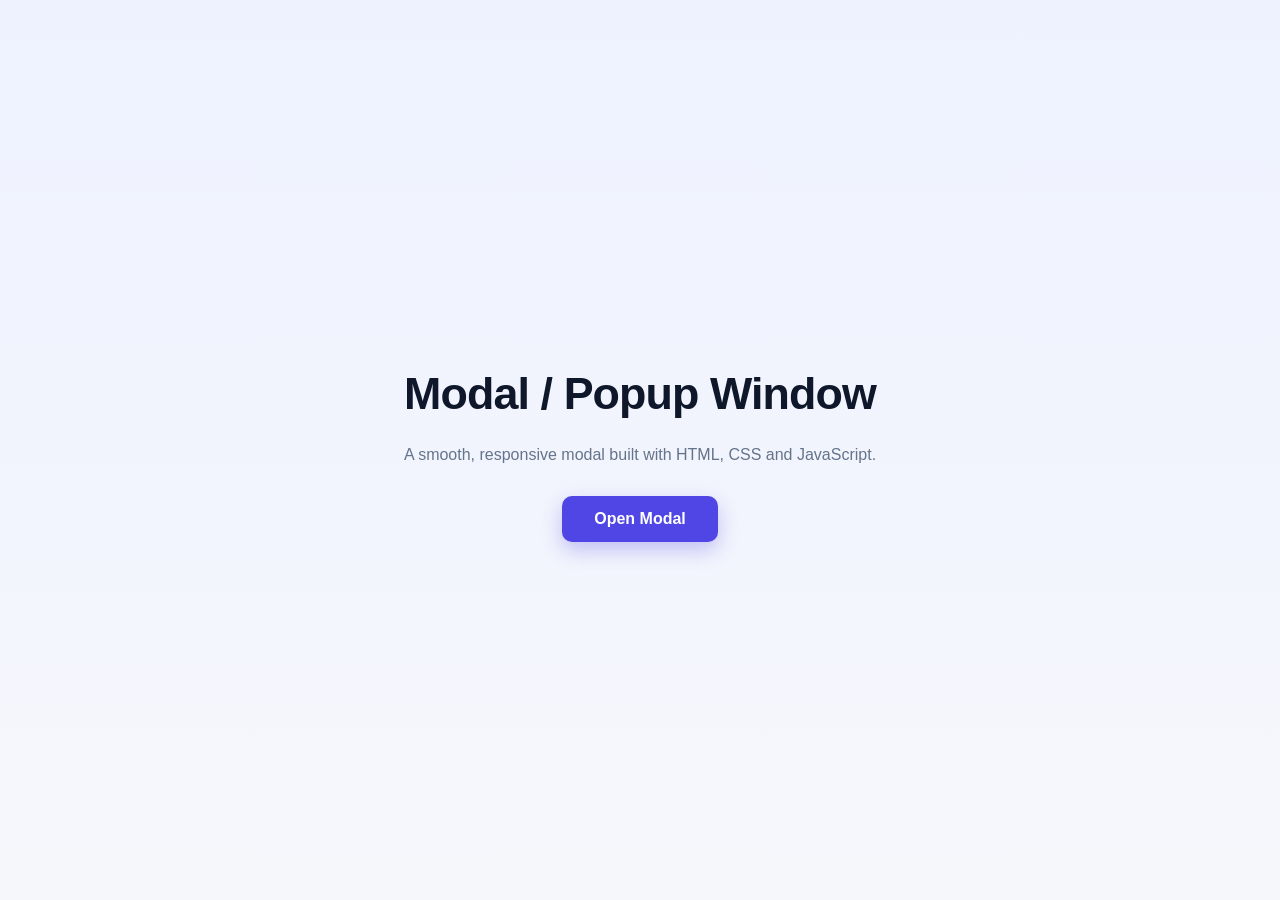
<file: Syntecxhub_Modal_Popup/index.html>
<!DOCTYPE html>
<html lang="en">

<head>
    <meta charset="UTF-8">
    <meta name="viewport" content="width=device-width, initial-scale=1.0">
    <title>Modal Popup</title>
    <link rel="stylesheet" href="style.css">
</head>

<body>
    <main class="hero">
        <h1>Modal / Popup Window</h1>
        <p>A smooth, responsive modal built with HTML, CSS and JavaScript.</p>
        <button class="open-btn">Open Modal</button>

        <div class="overlay">
            <div class="modal-box" role="dialog" aria-modal="true" aria-labelledby="modal-title">
                <button class="close-btn" aria-label="Close modal">&times;</button>
                <div class="modal-icon">🎉</div>
                <h2 id="modal-title">Welcome aboard!</h2>
                <p>Thanks for stopping by. This modal opens with a smooth animation and closes with the
                    close button or by clicking outside the box.</p>
            </div>
        </div>
    </main>

    <script src="script.js"></script>
</body>

</html>
</file>
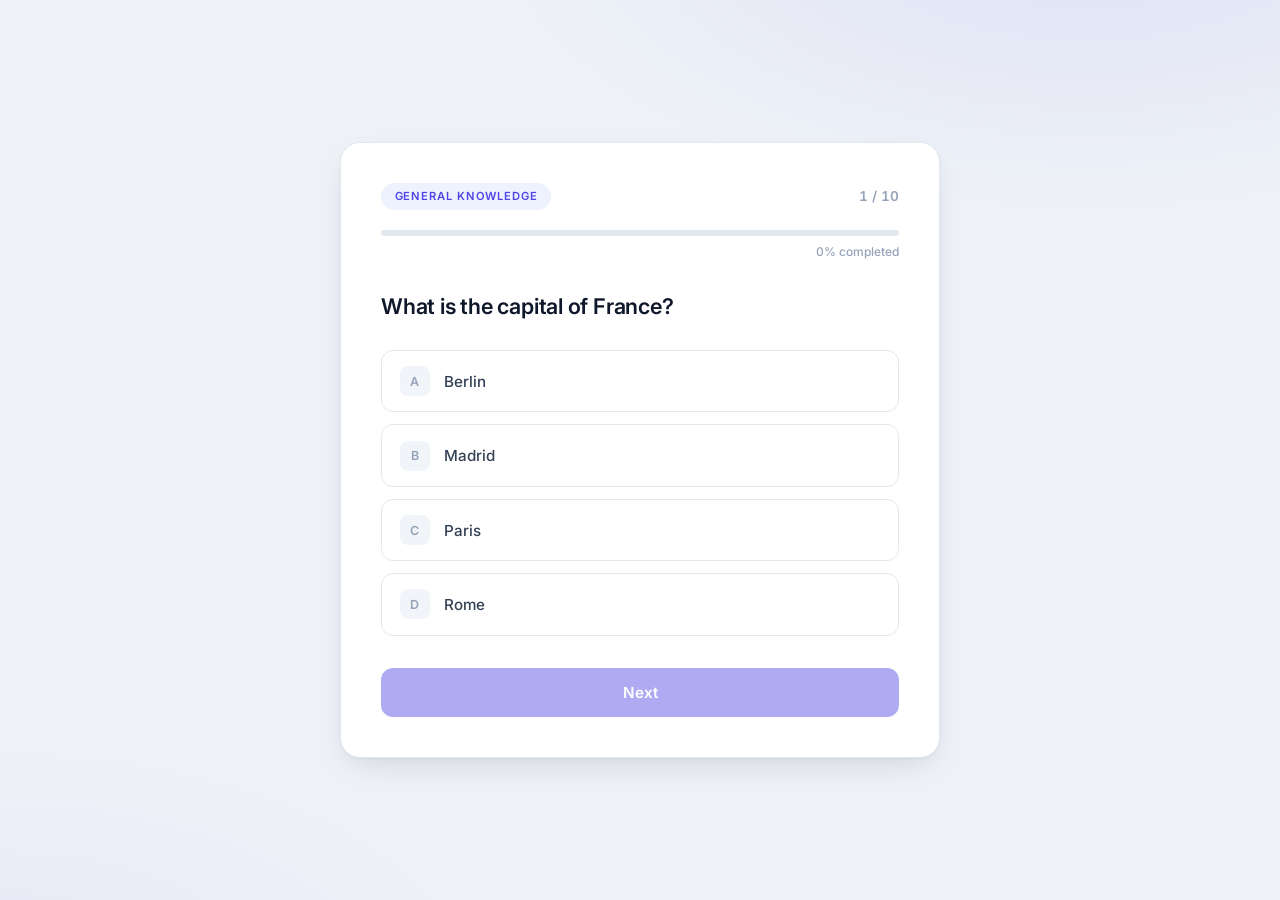
<file: Syntecxhub_Quiz_Application/index.html>
<!DOCTYPE html>
<html lang="en">

<head>
    <meta charset="UTF-8">
    <meta name="viewport" content="width=device-width, initial-scale=1.0">
    <meta name="description" content="A simple and elegant quiz application.">
    <title>Quiz Application</title>
    <link rel="preconnect" href="https://fonts.googleapis.com">
    <link rel="preconnect" href="https://fonts.gstatic.com" crossorigin>
    <link href="https://fonts.googleapis.com/css2?family=Inter:wght@400;500;600;700&display=swap" rel="stylesheet">
    <link rel="stylesheet" href="style.css">
</head>

<body>
    <main class="quiz-card">
        <section id="quiz-screen">
            <header class="quiz-header">
                <span class="badge">General Knowledge</span>
                <span id="question-counter">1 / 10</span>
            </header>

            <div class="progress-track" aria-hidden="true">
                <div id="progress-bar"></div>
            </div>
            <p id="progress-text">0% completed</p>

            <h2 id="question"></h2>

            <div id="options"></div>

            <button id="next" disabled>Next</button>
        </section>

        <section id="result-screen" class="hidden">
            <div id="score-circle">
                <div class="score-inner">
                    <span id="score-value">0</span>
                    <small>out of 10</small>
                </div>
            </div>

            <h2 id="result-message"></h2>
            <p id="result-detail"></p>

            <button id="restart">Restart Quiz</button>
        </section>
    </main>

    <script src="script.js"></script>
</body>

</html>
</file>
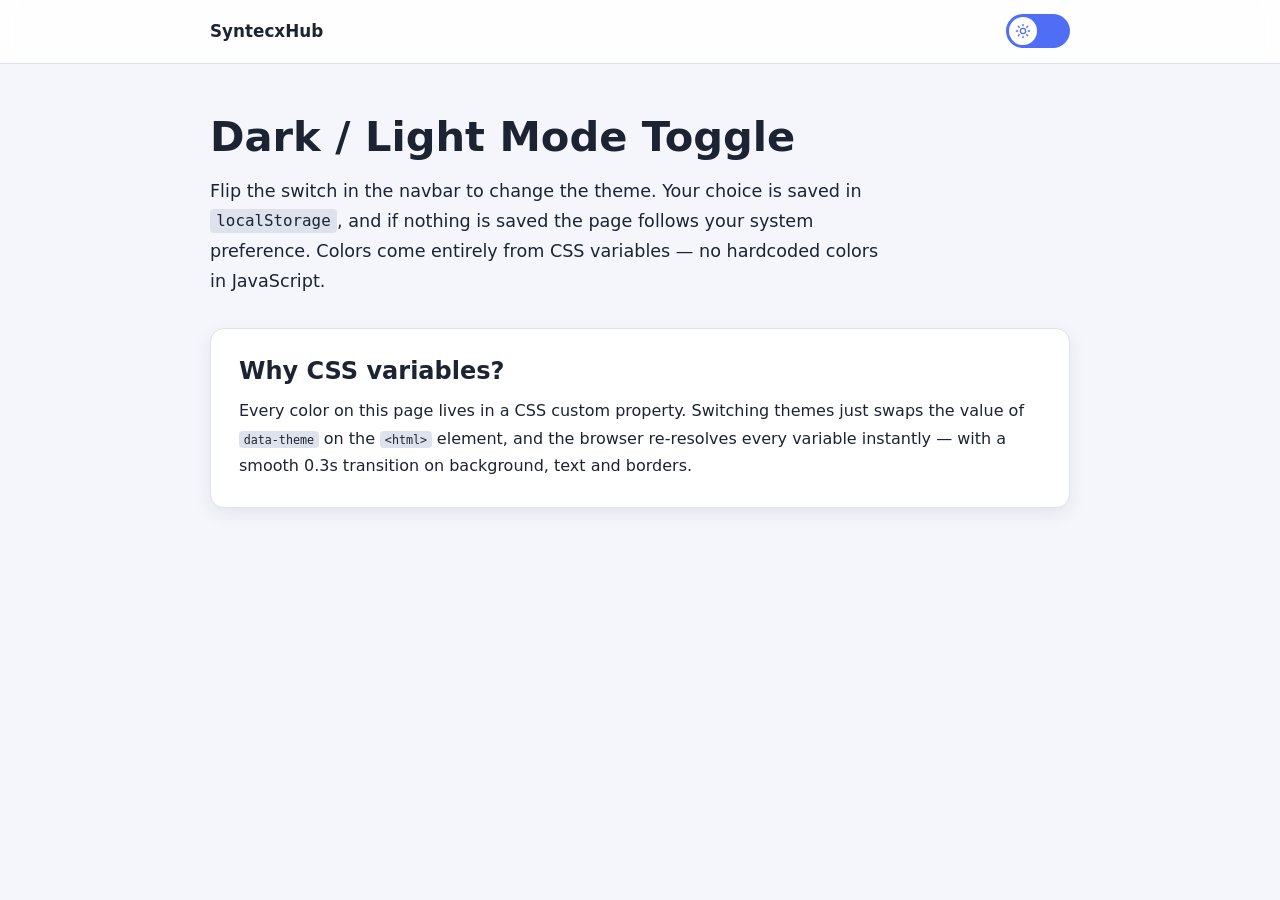
<file: Syntecxhub_Theme_Toggle/index.html>
<!DOCTYPE html>
<html lang="en">

<head>
  <meta charset="UTF-8" />
  <meta name="viewport" content="width=device-width, initial-scale=1.0" />
  <title>SyntecxHub — Theme Toggle Demo</title>
  <link rel="stylesheet" href="style.css" />
</head>

<body>

  <nav class="navbar">
    <div class="navbar-inner">
      <a href="#" class="brand">SyntecxHub</a>

      <button id="theme-toggle" class="theme-toggle" type="button" aria-label="Toggle dark mode" aria-pressed="false">
        <span class="knob">
          <svg class="icon icon-sun" viewBox="0 0 24 24" fill="none" stroke="currentColor" stroke-width="2"
            stroke-linecap="round" stroke-linejoin="round" aria-hidden="true">
            <circle cx="12" cy="12" r="4" />
            <path d="M12 2v2M12 20v2M4.93 4.93l1.41 1.41M17.66 17.66l1.41 1.41
                     M2 12h2M20 12h2M4.93 19.07l1.41-1.41M17.66 6.34l1.41-1.41" />
          </svg>
          <svg class="icon icon-moon" viewBox="0 0 24 24" fill="none" stroke="currentColor" stroke-width="2"
            stroke-linecap="round" stroke-linejoin="round" aria-hidden="true">
            <path d="M21 12.79A9 9 0 1 1 11.21 3 7 7 0 0 0 21 12.79z" />
          </svg>
        </span>
      </button>
    </div>
  </nav>

  <main class="container">
    <h1>Dark / Light Mode Toggle</h1>

    <p class="lead">
      Flip the switch in the navbar to change the theme. Your choice is saved in
      <code>localStorage</code>, and if nothing is saved the page follows your
      system preference. Colors come entirely from CSS variables — no hardcoded
      colors in JavaScript.
    </p>

    <article class="card">
      <h2>Why CSS variables?</h2>
      <p>
        Every color on this page lives in a CSS custom property. Switching themes
        just swaps the value of <code>data-theme</code> on the
        <code>&lt;html&gt;</code> element, and the browser re-resolves every
        variable instantly — with a smooth 0.3s transition on background, text
        and borders.
      </p>
    </article>
  </main>

  <script src="script.js"></script>
</body>

</html>
</file>
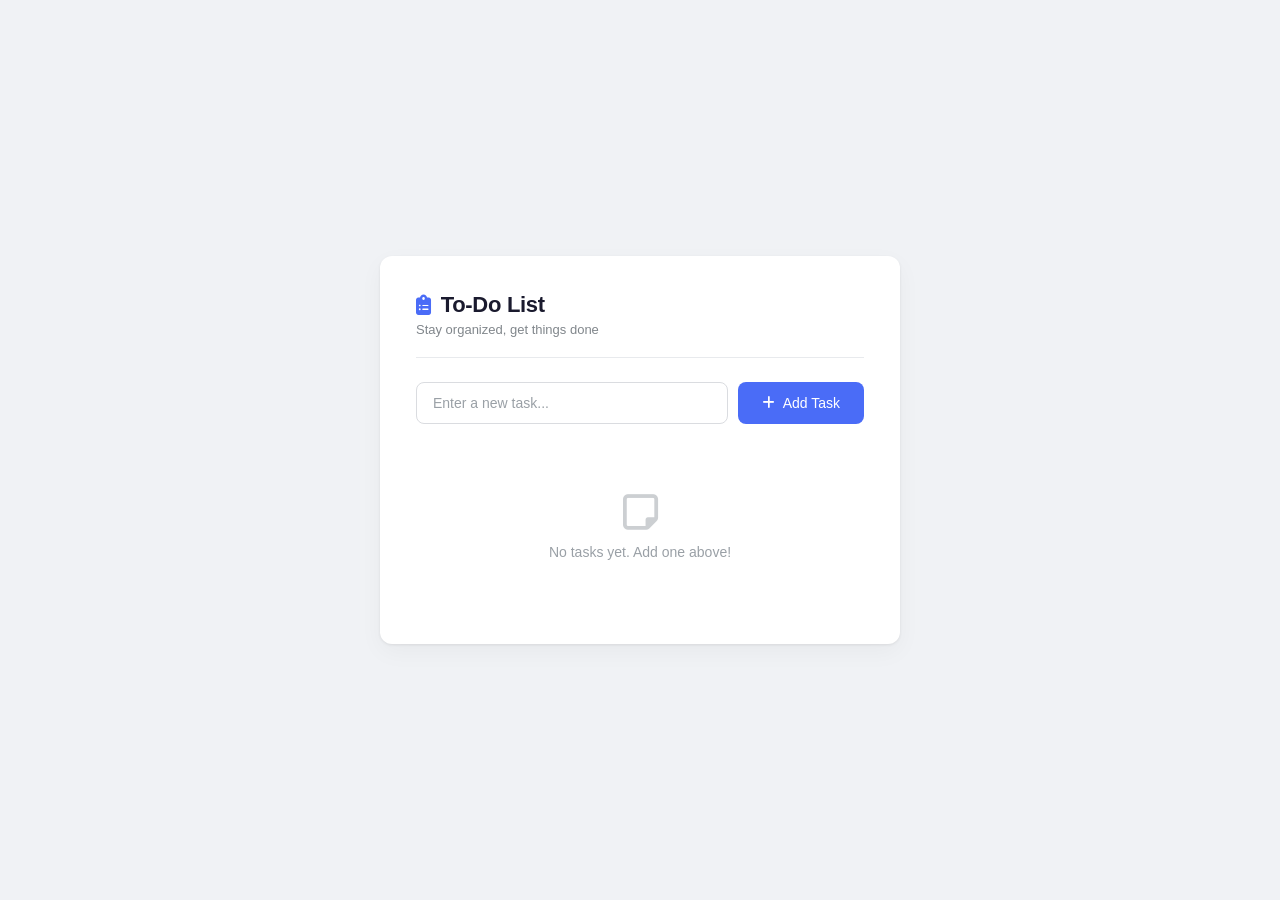
<file: Syntecxhub_ToDo/index.html>
<!DOCTYPE html>
<html lang="en">
<head>
    <meta charset="UTF-8">
    <meta name="viewport" content="width=device-width, initial-scale=1.0">
    <title>To-Do List App</title>
    <link rel="stylesheet" href="https://cdnjs.cloudflare.com/ajax/libs/font-awesome/6.5.1/css/all.min.css">
    <link rel="stylesheet" href="style.css">
</head>
<body>
    <div class="container">
        <div class="header">
            <h1><i class="fa-solid fa-clipboard-list"></i> To-Do List</h1>
            <p>Stay organized, get things done</p>
        </div>

        <div class="input-row">
            <input id="taskInput" type="text" placeholder="Enter a new task...">
            <button id="submitButton"><i class="fa-solid fa-plus"></i> Add Task</button>
        </div>

        <ul id="taskList"></ul>

        <div class="empty-state" id="emptyState">
            <span><i class="fa-regular fa-note-sticky"></i></span>
            No tasks yet. Add one above!
        </div>
    </div>

    <script src="script.js"></script>
</body>
</html>
</file>
<file: Syntecxhub_FAQ_Accordion/style.css>
:root {
    --bg: #f5f7fb;
    --card: #ffffff;
    --text: #1e293b;
    --muted: #64748b;
    --border: #e2e8f0;
    --accent: #4f46e5;
    --accent-soft: #eef2ff;
}

* {
    margin: 0;
    padding: 0;
    box-sizing: border-box;
}

body {
    font-family: -apple-system, BlinkMacSystemFont, "Segoe UI", Roboto, Helvetica, Arial, sans-serif;
    background: linear-gradient(180deg, #eef2ff 0%, var(--bg) 280px);
    color: var(--text);
    min-height: 100vh;
    padding: 72px 20px;
    line-height: 1.6;
}

.faq {
    max-width: 720px;
    margin: 0 auto;
}

.faq h1 {
    text-align: center;
    font-size: clamp(1.7rem, 4vw, 2.4rem);
    font-weight: 800;
    letter-spacing: -0.02em;
    margin-bottom: 40px;
    color: #0f172a;
}

.faq-item {
    background: var(--card);
    border: 1px solid var(--border);
    border-radius: 14px;
    margin-bottom: 14px;
    overflow: hidden;
    box-shadow: 0 1px 2px rgba(15, 23, 42, 0.04);
    transition: box-shadow 0.25s ease, border-color 0.25s ease;
}

.faq-item:hover {
    border-color: #c7d2fe;
    box-shadow: 0 6px 18px rgba(79, 70, 229, 0.08);
}

.faq-item.active {
    border-color: var(--accent);
    box-shadow: 0 8px 24px rgba(79, 70, 229, 0.12);
}

.faq-question {
    width: 100%;
    padding: 20px 24px;
    background: none;
    border: none;
    text-align: left;
    font-family: inherit;
    font-size: 1.05rem;
    font-weight: 600;
    color: var(--text);
    cursor: pointer;
    display: flex;
    justify-content: space-between;
    align-items: center;
    gap: 16px;
    transition: color 0.25s ease;
}

.faq-item.active .faq-question {
    color: var(--accent);
}

.faq-question:focus-visible {
    outline: 3px solid #c7d2fe;
    outline-offset: -3px;
}

.faq-question::after {
    content: "+";
    flex-shrink: 0;
    width: 32px;
    height: 32px;
    border-radius: 50%;
    background: var(--accent-soft);
    color: var(--accent);
    font-size: 1.4rem;
    font-weight: 400;
    line-height: 1;
    display: flex;
    align-items: center;
    justify-content: center;
    transition: transform 0.3s ease, background 0.3s ease, color 0.3s ease;
}

.faq-item.active .faq-question::after {
    transform: rotate(45deg);
    background: var(--accent);
    color: #fff;
}

.faq-answer {
    max-height: 0;
    overflow: hidden;
    padding: 0 24px;
    color: var(--muted);
    font-size: 0.98rem;
    transition: max-height 0.35s ease, padding 0.35s ease;
}

.faq-item.active .faq-answer {
    max-height: 300px;
    padding: 0 24px 22px;
}

@media (max-width: 480px) {
    body {
        padding: 40px 14px;
    }

    .faq-question {
        padding: 16px 18px;
        font-size: 1rem;
    }

    .faq-answer,
    .faq-item.active .faq-answer {
        padding-left: 18px;
        padding-right: 18px;
    }
}
</file>
<file: Syntecxhub_Landing_Page/style.css>
:root {
    --bg: #f8fafc;
    --surface: #ffffff;
    --surface-subtle: #f1f5f9;
    --surface-dark: #090d16;
    --surface-dark-subtle: #121826;
    --border-dark: #1e293b;

    --border: #e2e8f0;
    --border-strong: #cbd5e1;

    --text: #0f172a;
    --text-body: #334155;
    --text-muted: #64748b;
    --text-subtle: #94a3b8;

    --primary: #2563eb;
    --primary-hover: #1d4ed8;
    --primary-tint: #eff6ff;
    --success: #059669;
    --success-tint: #ecfdf5;
    --danger: #dc2626;
    --danger-tint: #fef2f2;
    --warning: #f59e0b;
    --code-cyan: #0284c7;

    --font-sans: "Geist", -apple-system, BlinkMacSystemFont, "Segoe UI", Roboto, sans-serif;
    --font-mono: "JetBrains Mono", SFMono-Regular, Menlo, Monaco, monospace;

    --r-sm: 4px;
    --r-md: 6px;
    --r-lg: 8px;
    --r-xl: 12px;
    --r-pill: 9999px;

    --shadow-card: 0 1px 2px 0 rgba(15, 23, 42, .05), 0 1px 1px -1px rgba(15, 23, 42, .03);
    --shadow-pop: 0 10px 25px -5px rgba(15, 23, 42, .08), 0 8px 10px -6px rgba(15, 23, 42, .04);

    --focus-ring: 0 0 0 1px var(--primary), 0 0 0 4px rgba(37, 99, 235, .15);

    --container: 80rem;
    --gutter: 1.5rem;

    --dark-topbar: #0d121f;
    --dark-tab: #161f33;
    --dark-tab-border: #1e3a5f;
    --dark-text: #cbd5e1;
    --dark-text-muted: #94a3b8;
    --dark-text-subtle: #64748b;
    --dark-blue-light: #93c5fd;
    --dark-emerald-dim: #10b981;
}

*,
*::before,
*::after {
    box-sizing: border-box;
    margin: 0;
    padding: 0;
}

html {
    scroll-behavior: smooth;
    -webkit-text-size-adjust: 100%;
    overflow-x: hidden;
}

body {
    font-family: var(--font-sans);
    font-size: 1rem;
    line-height: 1.5;
    color: var(--text);
    background-color: var(--bg);
    -webkit-font-smoothing: antialiased;
    -moz-osx-font-smoothing: grayscale;
}

img,
svg {
    display: block;
    max-width: 100%;
}

a {
    color: inherit;
    text-decoration: none;
}

ul,
ol {
    list-style: none;
}

button {
    font: inherit;
    cursor: pointer;
    border: none;
    background: none;
}

h1,
h2,
h3,
h4,
h5,
h6 {
    font-weight: 600;
    line-height: 1.2;
    letter-spacing: -0.025em;
}

p {
    line-height: 1.6;
}

code,
pre,
.font-mono {
    font-family: var(--font-mono);
}

.container {
    width: 100%;
    max-width: var(--container);
    margin-inline: auto;
    padding-inline: var(--gutter);
}

.section {
    padding-block: 3rem;
}

@media (min-width: 1024px) {
    .section {
        padding-block: 5rem;
    }
}

:focus-visible {
    outline: none;
    box-shadow: var(--focus-ring);
    border-radius: var(--r-sm);
}

@media (prefers-reduced-motion: reduce) {

    *,
    *::before,
    *::after {
        animation-duration: 0.01ms !important;
        animation-iteration-count: 1 !important;
        transition-duration: 0.01ms !important;
        scroll-behavior: auto !important;
    }
}

/* Header */
.header {
    position: sticky;
    top: 0;
    z-index: 50;
    background-color: rgba(255, 255, 255, 0.9);
    backdrop-filter: blur(12px);
    -webkit-backdrop-filter: blur(12px);
    border-bottom: 1px solid var(--border);
}

.header__inner {
    display: flex;
    align-items: center;
    justify-content: space-between;
    gap: 1rem;
    height: 64px;
}

.header__brand {
    display: flex;
    align-items: center;
    gap: 0.75rem;
    flex-shrink: 0;
}

.header__logo {
    width: 28px;
    height: 28px;
}

.header__name {
    font-size: 1.125rem;
    font-weight: 600;
    letter-spacing: -0.025em;
    color: var(--text);
}

.header__nav {
    display: none;
    align-items: center;
    gap: 4px;
}

.header__link {
    font-size: 0.875rem;
    font-weight: 500;
    padding: 6px 12px;
    border-radius: var(--r-md);
    color: var(--text-muted);
    transition: color 150ms, background-color 150ms;
}

.header__link:hover {
    color: var(--text);
    background-color: var(--surface-subtle);
}

.header__link--active {
    color: var(--primary);
    background-color: var(--primary-tint);
}

.header__actions {
    display: flex;
    align-items: center;
    gap: 0.75rem;
}

.header__login {
    display: none;
    font-size: 0.875rem;
    font-weight: 500;
    padding: 6px 12px;
    color: var(--text-muted);
    transition: color 150ms;
}

.header__login:hover {
    color: var(--text);
}

.header__menu {
    display: block;
    position: relative;
}

.header__menu-btn {
    display: flex;
    align-items: center;
    justify-content: center;
    padding: 8px;
    border-radius: var(--r-md);
    color: var(--text-muted);
    cursor: pointer;
    list-style: none;
}

.header__menu-btn::-webkit-details-marker {
    display: none;
}

.header__menu-btn:hover {
    color: var(--text);
    background-color: var(--surface-subtle);
}

.header__dropdown {
    position: absolute;
    top: calc(100% + 8px);
    right: 0;
    min-width: 200px;
    background-color: var(--surface);
    border: 1px solid var(--border);
    border-radius: var(--r-lg);
    box-shadow: var(--shadow-pop);
    padding: 8px;
    display: flex;
    flex-direction: column;
    gap: 2px;
}

.header__dropdown-link {
    font-size: 0.875rem;
    font-weight: 500;
    padding: 8px 12px;
    border-radius: var(--r-md);
    color: var(--text-body);
    transition: color 150ms, background-color 150ms;
}

.header__dropdown-link:hover {
    color: var(--text);
    background-color: var(--surface-subtle);
}

@media (min-width: 768px) {
    .header__login {
        display: inline-flex;
    }
}

@media (min-width: 1024px) {
    .header__nav {
        display: flex;
    }

    .header__menu {
        display: none;
    }
}

/* Buttons */
.btn {
    display: inline-flex;
    align-items: center;
    justify-content: center;
    gap: 8px;
    font-size: 0.875rem;
    font-weight: 600;
    padding: 8px 16px;
    border-radius: var(--r-md);
    transition: background-color 150ms, box-shadow 150ms, color 150ms;
    white-space: nowrap;
}

.btn--primary {
    background-color: var(--primary);
    color: var(--surface);
}

.btn--primary:hover {
    background-color: var(--primary-hover);
}

.btn--dark {
    background-color: var(--text);
    color: var(--surface);
}

.btn--dark:hover {
    background-color: var(--text-body);
}

.btn--secondary {
    background-color: var(--surface);
    border: 1px solid var(--border-strong);
    color: var(--text-body);
}

.btn--secondary:hover {
    color: var(--text);
    background-color: var(--surface-subtle);
}

.btn--terminal {
    background-color: var(--surface-dark-subtle);
    border: 1px solid var(--border-dark);
    color: var(--dark-text-muted);
    font-family: var(--font-mono);
    font-size: 0.75rem;
}

.btn--terminal:hover {
    background-color: var(--border-dark);
    color: var(--dark-text);
}

/* Hero */
.hero {
    position: relative;
    overflow: hidden;
}

.hero::before {
    content: "";
    position: absolute;
    inset: 0;
    background-image:
        linear-gradient(to right, rgba(226, 232, 240, 0.1) 1px, transparent 1px),
        linear-gradient(to bottom, rgba(226, 232, 240, 0.1) 1px, transparent 1px);
    background-size: 64px 64px;
    mask-image: radial-gradient(ellipse 60% 50% at 50% 0%, #000 70%, transparent 100%);
    -webkit-mask-image: radial-gradient(ellipse 60% 50% at 50% 0%, #000 70%, transparent 100%);
    pointer-events: none;
    z-index: -1;
}

.hero__grid {
    display: grid;
    grid-template-columns: 1fr;
    gap: 2rem;
    align-items: start;
}

.hero__content {
    display: flex;
    flex-direction: column;
    align-items: flex-start;
    gap: 1.25rem;
}

.hero__badge {
    display: inline-flex;
    align-items: center;
    gap: 8px;
    padding: 4px 10px;
    border-radius: var(--r-pill);
    background-color: var(--surface);
    border: 1px solid var(--border);
    box-shadow: var(--shadow-card);
    flex-wrap: wrap;
    justify-content: center;
}

.hero__badge-dot {
    width: 8px;
    height: 8px;
    border-radius: 50%;
    background-color: var(--success);
    position: relative;
}

.hero__badge-dot::after {
    content: "";
    position: absolute;
    inset: 0;
    border-radius: 50%;
    background-color: var(--success);
    opacity: 0.75;
    animation: ping 1.5s cubic-bezier(0, 0, 0.2, 1) infinite;
}

@keyframes ping {

    75%,
    100% {
        transform: scale(2);
        opacity: 0;
    }
}

.hero__badge-text {
    font-family: var(--font-mono);
    font-size: 12px;
    font-weight: 500;
    color: var(--text-body);
}

.hero__badge-sep {
    color: var(--border-strong);
}

.hero__badge-version {
    font-family: var(--font-mono);
    font-size: 12px;
    font-weight: 500;
    color: var(--primary);
}

.hero__title {
    font-size: clamp(2rem, 8vw, 3.75rem);
    font-weight: 600;
    line-height: 1.1;
    letter-spacing: -0.03em;
    color: var(--text);
}

.hero__title-accent {
    color: var(--primary);
}

.hero__subtitle {
    font-size: 1rem;
    color: var(--text-muted);
    max-width: 36rem;
    line-height: 1.6;
}

.hero__ctas {
    display: flex;
    flex-wrap: wrap;
    align-items: center;
    gap: 12px;
    padding-top: 4px;
}

.hero__facts {
    display: grid;
    grid-template-columns: 1fr;
    gap: 8px;
    padding-top: 12px;
    width: 100%;
    border-top: 1px solid var(--border);
}

.hero__fact {
    display: flex;
    align-items: center;
    gap: 8px;
    font-size: 12px;
    font-weight: 500;
    color: var(--text-muted);
}

.hero__rating {
    display: flex;
    align-items: center;
    gap: 12px;
    padding: 10px 12px;
    border-radius: var(--r-lg);
    background-color: var(--surface);
    border: 1px solid var(--border);
    box-shadow: var(--shadow-card);
    width: 100%;
    max-width: 28rem;
}

.hero__avatars {
    display: flex;
}

.hero__avatar {
    width: 28px;
    height: 28px;
    border-radius: 50%;
    border: 2px solid var(--surface);
    display: flex;
    align-items: center;
    justify-content: center;
    font-family: var(--font-mono);
    font-size: 10px;
    font-weight: 600;
    color: var(--surface);
}

.hero__avatar+.hero__avatar {
    margin-left: -6px;
}

.hero__avatar--dark {
    background-color: var(--text);
}

.hero__avatar--blue {
    background-color: var(--primary);
}

.hero__avatar--indigo {
    background-color: #4f46e5;
}

.hero__rating-info {
    display: flex;
    flex-direction: column;
}

.hero__stars {
    display: flex;
    gap: 2px;
}

.hero__rating-score {
    font-size: 12px;
    font-weight: 600;
    color: var(--text);
    margin-left: 4px;
}

.hero__rating-text {
    font-size: 11px;
    color: var(--text-subtle);
}

@media (max-width: 480px) {
    .hero__badge-sep,
    .hero__badge-version {
        display: none;
    }

    .hero__rating {
        flex-direction: column;
        align-items: flex-start;
        gap: 8px;
    }

    .hero__facts {
        grid-template-columns: 1fr 1fr;
        gap: 8px;
    }

    .hero__fact {
        font-size: 11px;
    }
}

@media (min-width: 1024px) {
    .hero__grid {
        grid-template-columns: 1fr 1fr;
        gap: 2.5rem;
    }

    .hero__facts {
        grid-template-columns: repeat(3, 1fr);
    }
}

/* IDE Mockup */
.ide {
    border-radius: var(--r-xl);
    background-color: var(--surface-dark);
    border: 1px solid var(--border-dark);
    box-shadow: 0 25px 50px -12px rgba(15, 23, 42, 0.25);
    overflow: hidden;
    color: var(--dark-text);
    max-width: 100%;
}

.ide__topbar {
    height: 40px;
    padding: 0 12px;
    background-color: var(--dark-topbar);
    border-bottom: 1px solid var(--border-dark);
    display: flex;
    align-items: center;
    justify-content: space-between;
    user-select: none;
}

.ide__topbar-left {
    display: flex;
    align-items: center;
    gap: 12px;
}

.ide__dots {
    display: flex;
    align-items: center;
    gap: 8px;
}

.ide__dot {
    width: 12px;
    height: 12px;
    border-radius: 50%;
    display: inline-block;
}

.ide__dot--red {
    background-color: var(--danger);
}

.ide__dot--yellow {
    background-color: var(--warning);
}

.ide__dot--green {
    background-color: var(--dark-emerald-dim);
}

.ide__tabs {
    display: flex;
    align-items: center;
    gap: 4px;
}

.ide__tab {
    padding: 4px 10px;
    border-radius: var(--r-sm);
    font-family: var(--font-mono);
    font-size: 12px;
    color: #64748b;
    display: flex;
    align-items: center;
    gap: 6px;
}

.ide__tab--active {
    background-color: var(--dark-tab);
    color: var(--dark-blue-light);
    border: 1px solid var(--dark-tab-border);
}

.ide__topbar-right {
    display: flex;
    align-items: center;
    gap: 12px;
    color: var(--dark-text-subtle);
}

.ide__stream {
    display: flex;
    align-items: center;
    gap: 6px;
    font-family: var(--font-mono);
    font-size: 10px;
    text-transform: uppercase;
    letter-spacing: 0.08em;
    padding: 2px 8px;
    border-radius: var(--r-sm);
    background-color: rgba(16, 185, 129, 0.1);
    border: 1px solid rgba(16, 185, 129, 0.25);
    color: #34d399;
}

.ide__stream-dot {
    width: 6px;
    height: 6px;
    border-radius: 50%;
    background-color: #34d399;
    animation: pulse 2s ease-in-out infinite;
}

@keyframes pulse {

    0%,
    100% {
        opacity: 1;
    }

    50% {
        opacity: 0.4;
    }
}

.ide__workspace {
    display: grid;
    grid-template-columns: 1fr;
    min-height: 320px;
}

.ide__code {
    padding: 16px;
    font-family: var(--font-mono);
    font-size: 12px;
    line-height: 1.7;
    overflow-x: auto;
    display: flex;
    flex-direction: column;
    justify-content: space-between;
    border-right: 1px solid var(--border-dark);
}

.ide__code-lines {
    display: flex;
    flex-direction: column;
}

.ide__line {
    display: flex;
    align-items: flex-start;
    color: #94a3b8;
}

.ide__line-num {
    width: 24px;
    text-align: right;
    padding-right: 12px;
    color: #475569;
    user-select: none;
    flex-shrink: 0;
}

.ide__line-content {
    white-space: pre-wrap;
}

.ide__line-content--indent {
    padding-left: 12px;
}

.ide__line-content--indent2 {
    padding-left: 24px;
}

.ide__line-content--indent3 {
    padding-left: 36px;
}

.ide__line--diff {
    background-color: rgba(16, 185, 129, 0.08);
    border-left: 2px solid #10b981;
    padding: 4px 0;
    margin: 4px -16px 4px 0;
    padding-left: 16px;
}

.ide__line-num--diff {
    color: #34d399;
    font-weight: 700;
}

.ide__kw {
    color: #c084fc;
}

.ide__str {
    color: #6ee7b7;
}

.ide__fn {
    color: #60a5fa;
}

.ide__cls {
    color: #fde68a;
}

.ide__param {
    color: #fca5a5;
}

.ide__type {
    color: #67e8f9;
}

.ide__tag {
    color: #60a5fa;
}

.ide__attr {
    color: #fca5a5;
}

.ide__comment {
    color: #34d399;
    font-weight: 500;
}

.ide__footbar {
    margin-top: 16px;
    padding-top: 12px;
    border-top: 1px solid var(--border-dark);
    display: flex;
    align-items: center;
    justify-content: space-between;
    color: #64748b;
    font-size: 11px;
}

.ide__footbar-left {
    display: flex;
    align-items: center;
    gap: 6px;
    color: #94a3b8;
}

.ide__footbar-dot {
    width: 6px;
    height: 6px;
    border-radius: 50%;
    background-color: #34d399;
}

.ide__agent {
    padding: 16px;
    background-color: #0d1320;
    display: flex;
    flex-direction: column;
    justify-content: space-between;
}

.ide__agent-header {
    display: flex;
    align-items: center;
    justify-content: space-between;
    padding-bottom: 8px;
    border-bottom: 1px solid var(--border-dark);
}

.ide__agent-title {
    display: flex;
    align-items: center;
    gap: 8px;
    font-size: 12px;
    font-weight: 600;
    color: #e2e8f0;
}

.ide__agent-title svg {
    color: #60a5fa;
}

.ide__agent-version {
    font-family: var(--font-mono);
    font-size: 10px;
    padding: 2px 6px;
    border-radius: var(--r-sm);
    background-color: rgba(37, 99, 235, 0.15);
    border: 1px solid rgba(37, 99, 235, 0.25);
    color: #60a5fa;
}

.ide__agent-messages {
    display: flex;
    flex-direction: column;
    gap: 12px;
    margin-top: 12px;
}

.ide__bubble {
    padding: 12px;
    border-radius: var(--r-lg);
    font-size: 12px;
}

.ide__bubble--user {
    background-color: #141c2e;
    border: 1px solid #1e293b;
    color: #e2e8f0;
}

.ide__bubble--ai {
    background-color: #172238;
    border: 1px solid rgba(37, 99, 235, 0.3);
    color: #e2e8f0;
}

.ide__bubble-label {
    display: flex;
    align-items: center;
    gap: 4px;
    font-family: var(--font-mono);
    font-size: 10px;
    text-transform: uppercase;
    margin-bottom: 4px;
}

.ide__bubble--user .ide__bubble-label {
    color: #64748b;
}

.ide__bubble--ai .ide__bubble-label {
    color: #60a5fa;
    font-weight: 600;
}

.ide__bubble p {
    color: #cbd5e1;
    font-size: 11px;
    line-height: 1.6;
}

.ide__bubble code {
    font-family: var(--font-mono);
    background-color: var(--surface-dark);
    padding: 1px 4px;
    border-radius: var(--r-sm);
    color: #93c5fd;
    border: 1px solid #1e293b;
    font-size: 10px;
}

.ide__bubble-actions {
    display: flex;
    flex-wrap: wrap;
    gap: 8px;
    margin-top: 12px;
}

.ide__bubble-btn {
    display: flex;
    align-items: center;
    gap: 4px;
    padding: 4px 10px;
    border-radius: var(--r-sm);
    font-family: var(--font-mono);
    font-size: 11px;
    font-weight: 500;
    color: #cbd5e1;
    background-color: #101726;
    border: 1px solid #1e293b;
    transition: color 150ms, background-color 150ms;
}

.ide__bubble-btn:hover {
    color: var(--surface);
}

.ide__bubble-btn--primary {
    background-color: var(--primary);
    color: var(--surface);
    border: none;
}

.ide__bubble-btn--primary:hover {
    background-color: var(--primary-hover);
}

.ide__agent-input {
    display: flex;
    align-items: center;
    gap: 8px;
    padding: 6px 10px;
    border-radius: var(--r-md);
    background-color: var(--surface-dark);
    border: 1px solid #1e293b;
    color: #64748b;
    font-family: var(--font-mono);
    font-size: 11px;
    margin-top: 12px;
}

@media (max-width: 480px) {
    .ide__topbar {
        padding: 0 8px;
    }

    .ide__topbar-left {
        gap: 8px;
    }

    .ide__tabs {
        display: none;
    }

    .ide__stream {
        font-size: 9px;
        padding: 2px 6px;
    }

    .ide__code {
        padding: 12px;
        font-size: 11px;
    }

    .ide__agent {
        padding: 12px;
    }
}

@media (min-width: 768px) {
    .ide__workspace {
        grid-template-columns: 7fr 5fr;
    }
}

/* Trusted By */
.trusted {
    background-color: var(--surface);
    border-top: 1px solid var(--border);
    border-bottom: 1px solid var(--border);
    padding-block: 2.25rem;
}

.trusted__label {
    font-family: var(--font-mono);
    font-size: 12px;
    font-weight: 600;
    color: var(--text-muted);
    text-transform: uppercase;
    letter-spacing: 0.08em;
    text-align: center;
    margin-bottom: 1.25rem;
}

.trusted__chips {
    display: flex;
    flex-wrap: wrap;
    align-items: center;
    justify-content: center;
    gap: 8px;
    max-width: 64rem;
    margin-inline: auto;
}

.trusted__chip {
    display: flex;
    align-items: center;
    gap: 8px;
    padding: 6px 14px;
    border-radius: var(--r-md);
    background-color: var(--surface-subtle);
    border: 1px solid var(--border);
    font-size: 12px;
    font-weight: 500;
    color: var(--text-body);
    transition: border-color 150ms;
}

.trusted__chip:hover {
    border-color: var(--border-strong);
}

.trusted__chip-abbr {
    font-family: var(--font-mono);
    font-size: 12px;
    font-weight: 700;
}

.trusted__chip-abbr--blue {
    color: var(--primary);
}

.trusted__chip-abbr--green {
    color: var(--success);
}

.trusted__chip-abbr--cyan {
    color: var(--code-cyan);
}

.trusted__chip-abbr--orange {
    color: #ea580c;
}

.trusted__chip-abbr--sky {
    color: #0284c7;
}

.trusted__chip-abbr--emerald {
    color: #047857;
}

/* Features */
.features {
    background-color: var(--bg);
}

.features__header {
    display: flex;
    flex-direction: column;
    align-items: center;
    text-align: center;
    margin-bottom: 3.5rem;
}

.features__badge {
    display: inline-flex;
    align-items: center;
    gap: 8px;
    padding: 4px 12px;
    border-radius: var(--r-pill);
    background-color: var(--primary-tint);
    border: 1px solid #bfdbfe;
    color: var(--primary);
    font-family: var(--font-mono);
    font-size: 12px;
    font-weight: 600;
    text-transform: uppercase;
    letter-spacing: 0.08em;
    margin-bottom: 12px;
}

.features__title {
    font-size: clamp(1.75rem, 3.5vw, 2.25rem);
    font-weight: 600;
    letter-spacing: -0.025em;
    color: var(--text);
}

.features__subtitle {
    font-size: 1rem;
    color: var(--text-muted);
    max-width: 42rem;
    margin-top: 12px;
}

.features__grid {
    display: grid;
    grid-template-columns: 1fr;
    gap: 24px;
}

.card {
    border-radius: var(--r-xl);
    background-color: var(--surface);
    border: 1px solid var(--border);
    padding: 24px;
    box-shadow: var(--shadow-card);
    transition: box-shadow 200ms, border-color 200ms;
    display: flex;
    flex-direction: column;
    justify-content: space-between;
}

.card:hover {
    box-shadow: var(--shadow-pop);
    border-color: var(--border-strong);
}

.card__icon {
    width: 40px;
    height: 40px;
    border-radius: var(--r-lg);
    display: flex;
    align-items: center;
    justify-content: center;
    margin-bottom: 16px;
}

.card__icon--blue {
    background-color: var(--primary-tint);
    color: var(--primary);
}

.card__icon--rose {
    background-color: #fff1f2;
    color: #e11d48;
}

.card__icon--green {
    background-color: #ecfdf5;
    color: var(--success);
}

.card__icon--indigo {
    background-color: #eef2ff;
    color: #4f46e5;
}

.card__icon--amber {
    background-color: #fffbeb;
    color: #d97706;
}

.card__icon--teal {
    background-color: #f0fdfa;
    color: #0d9488;
}

.card__title {
    font-size: 18px;
    font-weight: 600;
    letter-spacing: -0.015em;
    color: var(--text);
    margin-bottom: 8px;
}

.card__text {
    font-size: 14px;
    color: var(--text-muted);
    line-height: 1.6;
    margin-bottom: 20px;
}

.card__code {
    padding: 10px;
    border-radius: var(--r-md);
    background-color: var(--surface-subtle);
    border: 1px solid var(--border);
    font-family: var(--font-mono);
    font-size: 11px;
    color: var(--primary);
}

.card__code--success {
    color: var(--text-body);
    display: flex;
    align-items: center;
    gap: 6px;
}

.card__code--success span {
    color: var(--success);
    font-weight: 700;
}

.card__tags {
    display: flex;
    align-items: center;
    gap: 6px;
    flex-wrap: wrap;
}

.card__tag {
    padding: 2px 8px;
    border-radius: var(--r-sm);
    background-color: var(--surface-subtle);
    border: 1px solid var(--border);
    font-family: var(--font-mono);
    font-size: 11px;
    color: var(--text-muted);
}

.card__tag--muted {
    color: var(--text-subtle);
}

@media (min-width: 768px) {
    .features__grid {
        grid-template-columns: repeat(2, 1fr);
    }
}

@media (min-width: 1024px) {
    .features__grid {
        grid-template-columns: repeat(3, 1fr);
    }
}

/* How It Works */
.how {
    background-color: var(--surface);
    border-top: 1px solid var(--border);
    border-bottom: 1px solid var(--border);
}

.how__header {
    display: flex;
    flex-direction: column;
    align-items: center;
    text-align: center;
    margin-bottom: 4rem;
}

.how__badge {
    display: inline-flex;
    align-items: center;
    gap: 8px;
    padding: 4px 12px;
    border-radius: var(--r-pill);
    background-color: var(--success-tint);
    border: 1px solid #a7f3d0;
    color: #065f46;
    font-family: var(--font-mono);
    font-size: 12px;
    font-weight: 600;
    text-transform: uppercase;
    letter-spacing: 0.08em;
    margin-bottom: 12px;
}

.how__title {
    font-size: clamp(1.75rem, 3.5vw, 2.25rem);
    font-weight: 600;
    letter-spacing: -0.025em;
    color: var(--text);
}

.how__subtitle {
    font-size: 1rem;
    color: var(--text-muted);
    max-width: 36rem;
    margin-top: 12px;
}

.how__grid {
    display: grid;
    grid-template-columns: 1fr;
    gap: 24px;
}

.step {
    display: flex;
    flex-direction: column;
    padding: 24px;
    border-radius: var(--r-xl);
    background-color: var(--bg);
    border: 1px solid var(--border);
    box-shadow: var(--shadow-card);
}

.step--featured {
    background-color: var(--surface);
    border: 2px solid rgba(37, 99, 235, 0.4);
    box-shadow: var(--shadow-pop);
    position: relative;
}

.step__header {
    display: flex;
    align-items: center;
    justify-content: space-between;
    margin-bottom: 16px;
}

.step__num {
    font-family: var(--font-mono);
    font-size: 14px;
    font-weight: 700;
    color: var(--primary);
}

.step__icon {
    width: 28px;
    height: 28px;
    border-radius: var(--r-md);
    background-color: var(--surface);
    border: 1px solid var(--border);
    display: flex;
    align-items: center;
    justify-content: center;
    color: var(--text-muted);
}

.step__icon--blue {
    background-color: var(--primary-tint);
    border-color: #bfdbfe;
    color: var(--primary);
}

.step__title {
    font-size: 16px;
    font-weight: 600;
    color: var(--text);
    margin-bottom: 8px;
}

.step__text {
    font-size: 14px;
    color: var(--text-muted);
    line-height: 1.6;
    margin-bottom: 24px;
}

.step__code {
    margin-top: auto;
    padding: 12px;
    border-radius: var(--r-lg);
    background-color: var(--surface);
    border: 1px solid var(--border);
    font-family: var(--font-mono);
    font-size: 12px;
    color: var(--text-body);
}

.step__code-comment {
    color: var(--text-subtle);
}

.step__code-text {
    color: var(--text);
    margin-top: 2px;
}

.step__code-blue {
    color: var(--primary);
    font-weight: 500;
}

.step__code-indent {
    padding-left: 12px;
    color: var(--text-muted);
}

.step__result {
    margin-top: auto;
    padding: 12px;
    border-radius: var(--r-lg);
    background-color: var(--surface);
    border: 1px solid var(--border);
    display: flex;
    align-items: center;
    justify-content: space-between;
}

.step__result-left {
    display: flex;
    align-items: center;
    gap: 6px;
    font-size: 12px;
    font-weight: 500;
    color: var(--text);
}

.step__result-badge {
    font-family: var(--font-mono);
    font-size: 10px;
    padding: 2px 8px;
    border-radius: var(--r-pill);
    background-color: var(--success-tint);
    color: #065f46;
    border: 1px solid #a7f3d0;
    font-weight: 600;
}

@media (min-width: 768px) {
    .how__grid {
        grid-template-columns: repeat(3, 1fr);
    }
}

/* Code Showcase */
.showcase {
    background-color: var(--bg);
}

.showcase__grid {
    display: grid;
    grid-template-columns: 1fr;
    gap: 3rem;
    align-items: center;
}

.showcase__content {
    display: flex;
    flex-direction: column;
    align-items: flex-start;
    gap: 1.25rem;
}

.showcase__badge {
    display: inline-flex;
    align-items: center;
    gap: 8px;
    padding: 4px 12px;
    border-radius: var(--r-pill);
    background-color: var(--primary-tint);
    border: 1px solid #bfdbfe;
    color: var(--primary);
    font-family: var(--font-mono);
    font-size: 12px;
    font-weight: 600;
    text-transform: uppercase;
    letter-spacing: 0.08em;
}

.showcase__title {
    font-size: clamp(1.75rem, 3.5vw, 2.25rem);
    font-weight: 600;
    letter-spacing: -0.025em;
    color: var(--text);
    line-height: 1.2;
}

.showcase__text {
    font-size: 1rem;
    color: var(--text-muted);
    line-height: 1.6;
}

.showcase__features {
    display: flex;
    flex-direction: column;
    gap: 12px;
    padding-top: 8px;
    width: 100%;
}

.showcase__feature {
    display: flex;
    align-items: flex-start;
    gap: 12px;
    padding: 14px;
    border-radius: var(--r-lg);
    background-color: var(--surface);
    border: 1px solid var(--border);
    box-shadow: var(--shadow-card);
}

.showcase__feature-title {
    font-size: 14px;
    font-weight: 600;
    color: var(--text);
    margin-bottom: 2px;
}

.showcase__feature-text {
    font-size: 12px;
    color: var(--text-muted);
    line-height: 1.5;
}

.showcase__demo {
    display: flex;
    flex-direction: column;
    gap: 1.25rem;
}

.code-card {
    border-radius: var(--r-xl);
    background-color: var(--surface);
    border: 1px solid var(--border);
    padding: 20px;
    box-shadow: var(--shadow-card);
}

.code-card--featured {
    border: 2px solid rgba(37, 99, 235, 0.4);
    box-shadow: var(--shadow-pop);
}

.code-card__header {
    display: flex;
    align-items: center;
    justify-content: space-between;
    padding-bottom: 12px;
    border-bottom: 1px solid var(--border);
}

.code-card__header-left {
    display: flex;
    align-items: center;
    gap: 8px;
}

.code-card__dot {
    width: 10px;
    height: 10px;
    border-radius: 50%;
    background-color: var(--border-strong);
}

.code-card__label {
    font-family: var(--font-mono);
    font-size: 12px;
    font-weight: 600;
    text-transform: uppercase;
    letter-spacing: 0.08em;
    color: var(--text-muted);
}

.code-card__label--dark {
    color: var(--text);
    font-family: var(--font-sans);
    text-transform: none;
    letter-spacing: 0;
}

.code-card__warning {
    display: flex;
    align-items: center;
    gap: 4px;
    font-size: 12px;
    font-weight: 500;
    color: var(--danger);
    background-color: var(--danger-tint);
    padding: 2px 8px;
    border-radius: var(--r-sm);
    border: 1px solid #fecaca;
}

.code-card__badge {
    font-family: var(--font-mono);
    font-size: 10px;
    padding: 2px 8px;
    border-radius: var(--r-pill);
    background-color: var(--primary-tint);
    color: var(--primary);
    border: 1px solid #bfdbfe;
    font-weight: 700;
}

.code-card__desc {
    font-size: 12px;
    color: var(--text-muted);
    margin: 10px 0;
    line-height: 1.5;
}

.code-card__body {
    padding: 16px;
    border-radius: var(--r-lg);
    background-color: var(--surface-dark);
    border: 1px solid var(--border-dark);
}

.code-card__code {
    font-family: var(--font-mono);
    font-size: 12px;
    line-height: 1.7;
    color: #cbd5e1;
    display: flex;
    flex-direction: column;
}

.code-card__comment {
    color: #64748b;
}

.code-card__indent {
    padding-left: 16px;
}

.code-card__footer {
    display: flex;
    align-items: center;
    justify-content: space-between;
    padding-top: 14px;
    margin-top: 4px;
    border-top: 1px solid var(--border);
}

.code-card__meta {
    display: flex;
    align-items: center;
    gap: 8px;
    font-family: var(--font-mono);
    font-size: 11px;
    color: var(--text-muted);
}

.code-card__meta-safe {
    color: #065f46;
    font-weight: 500;
}

.code-card__apply {
    display: flex;
    align-items: center;
    gap: 6px;
    padding: 6px 12px;
    border-radius: var(--r-md);
    background-color: var(--primary);
    color: var(--surface);
    font-size: 12px;
    font-weight: 600;
    transition: background-color 150ms;
}

.code-card__apply:hover {
    background-color: var(--primary-hover);
}

.code-card__apply-key {
    font-family: var(--font-mono);
    font-size: 10px;
    padding: 1px 4px;
    border-radius: var(--r-sm);
    background-color: var(--primary-hover);
    color: var(--surface);
}

@media (min-width: 1024px) {
    .showcase__grid {
        grid-template-columns: 5fr 7fr;
        gap: 3rem;
    }
}

/* CTA */
.cta {
    background-color: var(--bg);
}

.cta__banner {
    position: relative;
    border-radius: 1rem;
    background-color: var(--surface-dark);
    padding: 2.5rem 1.5rem;
    text-align: center;
    box-shadow: 0 25px 50px -12px rgba(15, 23, 42, 0.25);
    overflow: hidden;
    border: 1px solid var(--border-dark);
    color: var(--surface);
}

.cta__banner::before {
    content: "";
    position: absolute;
    inset: 0;
    background-image: radial-gradient(rgba(59, 130, 246, 0.08) 1px, transparent 1px);
    background-size: 16px 16px;
    pointer-events: none;
    opacity: 0.5;
}

.cta__banner::after {
    content: "";
    position: absolute;
    top: -128px;
    left: 50%;
    transform: translateX(-50%);
    width: 384px;
    height: 384px;
    background-color: rgba(37, 99, 235, 0.2);
    border-radius: 50%;
    filter: blur(60px);
    pointer-events: none;
}

.cta__banner>* {
    position: relative;
    z-index: 1;
}

.cta__badge {
    display: inline-flex;
    align-items: center;
    gap: 8px;
    padding: 4px 12px;
    border-radius: var(--r-pill);
    background-color: var(--surface-dark-subtle);
    border: 1px solid var(--border-dark);
    color: #93c5fd;
    font-family: var(--font-mono);
    font-size: 12px;
    font-weight: 600;
    text-transform: uppercase;
    letter-spacing: 0.08em;
    margin-bottom: 16px;
}

.cta__title {
    font-size: clamp(1.75rem, 3.5vw, 2.25rem);
    font-weight: 600;
    letter-spacing: -0.025em;
    color: var(--surface);
}

.cta__text {
    font-size: 1rem;
    color: #cbd5e1;
    max-width: 42rem;
    margin: 12px auto 0;
    line-height: 1.6;
}

.cta__buttons {
    display: flex;
    flex-direction: column;
    align-items: center;
    gap: 12px;
    padding-top: 12px;
}

.cta__note {
    font-size: 12px;
    color: #64748b;
    padding-top: 8px;
}

@media (min-width: 640px) {
    .cta__buttons {
        flex-direction: row;
        justify-content: center;
    }
}

@media (min-width: 1024px) {
    .cta__banner {
        padding: 3.5rem;
    }
}

/* Footer */
.footer {
    background-color: var(--surface);
    border-top: 1px solid var(--border);
    padding-block: 3.5rem;
}

.footer__grid {
    display: grid;
    grid-template-columns: 1fr;
    gap: 2.5rem;
    margin-bottom: 3rem;
}

.footer__brand {
    display: flex;
    flex-direction: column;
    align-items: flex-start;
    gap: 1rem;
}

.footer__logo-row {
    display: flex;
    align-items: center;
    gap: 12px;
}

.footer__name {
    font-size: 1rem;
    font-weight: 700;
    letter-spacing: -0.025em;
    color: var(--text);
}

.footer__tagline {
    font-size: 14px;
    font-weight: 600;
    color: var(--primary);
}

.footer__desc {
    font-size: 14px;
    color: var(--text-muted);
    max-width: 24rem;
    line-height: 1.6;
}

.footer__status {
    display: inline-flex;
    align-items: center;
    gap: 8px;
    padding: 4px 10px;
    border-radius: var(--r-pill);
    background-color: var(--surface-subtle);
    border: 1px solid var(--border);
    font-size: 12px;
    font-weight: 500;
    color: var(--text-muted);
}

.footer__status-dot {
    width: 8px;
    height: 8px;
    border-radius: 50%;
    background-color: var(--success);
}

.footer__col {
    display: flex;
    flex-direction: column;
    gap: 10px;
}

.footer__heading {
    font-family: var(--font-mono);
    font-size: 12px;
    font-weight: 700;
    text-transform: uppercase;
    letter-spacing: 0.08em;
    color: var(--text);
    margin-bottom: 4px;
}

.footer__link {
    font-size: 14px;
    color: var(--text-muted);
    transition: color 150ms;
}

.footer__link:hover {
    color: var(--text);
}

.footer__bottom {
    padding-top: 2rem;
    border-top: 1px solid var(--border);
    display: flex;
    flex-direction: column;
    align-items: center;
    gap: 1rem;
}

.footer__copyright {
    font-size: 12px;
    color: var(--text-subtle);
}

.footer__social {
    display: flex;
    align-items: center;
    gap: 24px;
}

.footer__social-link {
    font-family: var(--font-mono);
    font-size: 12px;
    color: var(--text-subtle);
    transition: color 150ms;
}

.footer__social-link:hover {
    color: var(--text);
}

@media (min-width: 768px) {
    .footer__grid {
        grid-template-columns: repeat(2, 1fr);
    }

    .footer__brand {
        grid-column: 1 / -1;
    }
}

@media (min-width: 1024px) {
    .footer__grid {
        grid-template-columns: 2fr 1fr 1fr 1fr;
    }

    .footer__brand {
        grid-column: auto;
    }

    .footer__bottom {
        flex-direction: row;
        justify-content: space-between;
    }
}
</file>
<file: Syntecxhub_Modal_Popup/style.css>
:root {
    --text: #1e293b;
    --muted: #64748b;
    --accent: #4f46e5;
    --accent-dark: #4338ca;
    --accent-soft: #eef2ff;
}

* {
    padding: 0;
    margin: 0;
    box-sizing: border-box;
}

body {
    font-family: -apple-system, BlinkMacSystemFont, "Segoe UI", Roboto, Helvetica, Arial, sans-serif;
    color: var(--text);
    background: linear-gradient(180deg, #eef2ff 0%, #f5f7fb 100%);
    min-height: 100vh;
    line-height: 1.6;
}

.hero {
    min-height: 100vh;
    display: flex;
    flex-direction: column;
    align-items: center;
    justify-content: center;
    text-align: center;
    padding: 24px;
}

.hero h1 {
    font-size: clamp(1.8rem, 5vw, 2.8rem);
    font-weight: 800;
    letter-spacing: -0.02em;
    color: #0f172a;
    margin-bottom: 12px;
}

.hero>p {
    max-width: 480px;
    color: var(--muted);
    margin-bottom: 28px;
}

.open-btn {
    padding: 14px 32px;
    font-family: inherit;
    font-size: 1rem;
    font-weight: 600;
    color: #fff;
    background: var(--accent);
    border: none;
    border-radius: 10px;
    cursor: pointer;
    box-shadow: 0 8px 20px rgba(79, 70, 229, 0.3);
    transition: background 0.25s ease, transform 0.25s ease, box-shadow 0.25s ease;
}

.open-btn:hover {
    background: var(--accent-dark);
    transform: translateY(-2px);
    box-shadow: 0 12px 24px rgba(79, 70, 229, 0.35);
}

.open-btn:focus-visible,
.close-btn:focus-visible {
    outline: 3px solid #c7d2fe;
    outline-offset: 2px;
}

.overlay {
    position: fixed;
    inset: 0;
    background: rgba(15, 23, 42, 0.6);
    backdrop-filter: blur(4px);
    padding: 16px;

    display: flex;
    justify-content: center;
    align-items: center;

    opacity: 0;
    visibility: hidden;
    transition: opacity 0.3s ease, visibility 0.3s ease;
}

.overlay.active {
    opacity: 1;
    visibility: visible;
}

.modal-box {
    position: relative;
    background: #fff;
    width: 100%;
    max-width: 420px;
    padding: 40px 32px 32px;
    border-radius: 18px;
    text-align: center;
    box-shadow: 0 24px 60px rgba(15, 23, 42, 0.3);

    transform: translateY(24px) scale(0.95);
    transition: transform 0.3s ease;
}

.overlay.active .modal-box {
    transform: translateY(0) scale(1);
}

.modal-icon {
    width: 64px;
    height: 64px;
    margin: 0 auto 16px;
    border-radius: 50%;
    background: var(--accent-soft);
    font-size: 1.8rem;
    display: flex;
    align-items: center;
    justify-content: center;
}

.modal-box h2 {
    font-size: 1.5rem;
    font-weight: 700;
    margin-bottom: 10px;
    color: #0f172a;
}

.modal-box p {
    color: var(--muted);
    font-size: 0.97rem;
}

.close-btn {
    position: absolute;
    top: 14px;
    right: 14px;
    width: 34px;
    height: 34px;
    border: none;
    border-radius: 50%;
    background: #f1f5f9;
    color: var(--muted);
    font-size: 1.4rem;
    line-height: 1;
    cursor: pointer;
    display: flex;
    align-items: center;
    justify-content: center;
    transition: background 0.25s ease, color 0.25s ease;
}

.close-btn:hover {
    background: var(--accent);
    color: #fff;
}

@media (max-width: 480px) {
    .modal-box {
        padding: 36px 22px 26px;
    }
}
</file>
<file: Syntecxhub_Quiz_Application/style.css>
* {
    margin: 0;
    padding: 0;
    box-sizing: border-box;
    font-family: "Inter", system-ui, -apple-system, sans-serif;
}

:root {
    --primary: #4f46e5;
    --primary-hover: #4338ca;
    --primary-light: #eef2ff;
    --text-dark: #0f172a;
    --text-body: #334155;
    --text-muted: #94a3b8;
    --border: #e2e8f0;
    --surface: #ffffff;
    --success: #16a34a;
    --success-bg: #f0fdf4;
    --danger: #dc2626;
    --danger-bg: #fef2f2;
    --page-bg: #eef2f7;
    --radius-lg: 20px;
    --radius-md: 12px;
    --shadow-card: 0 1px 2px rgba(15, 23, 42, 0.04), 0 12px 32px -12px rgba(15, 23, 42, 0.18);
}

html {
    -webkit-font-smoothing: antialiased;
    text-rendering: optimizeLegibility;
}

body {
    min-height: 100vh;
    display: flex;
    align-items: center;
    justify-content: center;
    padding: 1.5rem;
    background:
        radial-gradient(1000px 500px at 85% -10%, rgba(79, 70, 229, 0.10), transparent 60%),
        radial-gradient(800px 400px at 0% 110%, rgba(139, 92, 246, 0.08), transparent 60%),
        var(--page-bg);
}

.hidden {
    display: none;
}

.quiz-card {
    width: 100%;
    max-width: 600px;
    background: var(--surface);
    border: 1px solid var(--border);
    border-radius: var(--radius-lg);
    padding: 2.5rem;
    box-shadow: var(--shadow-card);
    animation: rise 0.45s cubic-bezier(0.22, 1, 0.36, 1);
}

@keyframes rise {
    from {
        opacity: 0;
        transform: translateY(14px) scale(0.99);
    }
    to {
        opacity: 1;
        transform: translateY(0) scale(1);
    }
}

.quiz-header {
    display: flex;
    justify-content: space-between;
    align-items: center;
    margin-bottom: 1.25rem;
}

.badge {
    font-size: 0.7rem;
    font-weight: 600;
    text-transform: uppercase;
    letter-spacing: 0.08em;
    color: var(--primary);
    background: var(--primary-light);
    padding: 0.4rem 0.85rem;
    border-radius: 999px;
}

#question-counter {
    font-size: 0.85rem;
    font-weight: 600;
    color: var(--text-muted);
    font-variant-numeric: tabular-nums;
}

.progress-track {
    height: 6px;
    background: var(--border);
    border-radius: 999px;
    overflow: hidden;
}

#progress-bar {
    height: 100%;
    width: 0;
    background: linear-gradient(90deg, var(--primary), #7c3aed);
    border-radius: 999px;
    transition: width 0.5s cubic-bezier(0.4, 0, 0.2, 1);
}

#progress-text {
    text-align: right;
    font-size: 0.75rem;
    font-weight: 500;
    color: var(--text-muted);
    margin: 0.5rem 0 2rem;
    font-variant-numeric: tabular-nums;
}

#question {
    font-size: 1.35rem;
    font-weight: 600;
    letter-spacing: -0.01em;
    color: var(--text-dark);
    line-height: 1.45;
    margin-bottom: 1.75rem;
}

#options {
    display: flex;
    flex-direction: column;
    gap: 0.75rem;
    margin-bottom: 2rem;
    counter-reset: opt;
}

.option {
    display: flex;
    align-items: center;
    gap: 0.9rem;
    width: 100%;
    text-align: left;
    padding: 0.95rem 1.1rem;
    font-size: 0.95rem;
    font-weight: 500;
    color: var(--text-body);
    background: var(--surface);
    border: 1px solid var(--border);
    border-radius: var(--radius-md);
    cursor: pointer;
    transition: border-color 0.15s ease, background 0.15s ease, box-shadow 0.15s ease, transform 0.15s ease;
}

.option::before {
    counter-increment: opt;
    content: counter(opt, upper-alpha);
    flex-shrink: 0;
    width: 30px;
    height: 30px;
    display: flex;
    align-items: center;
    justify-content: center;
    font-size: 0.78rem;
    font-weight: 600;
    color: var(--text-muted);
    background: #f1f5f9;
    border-radius: 8px;
    transition: inherit;
}

.option:hover:not(:disabled) {
    border-color: var(--primary);
    background: var(--primary-light);
    box-shadow: 0 0 0 3px rgba(79, 70, 229, 0.12);
    transform: translateY(-1px);
}

.option:hover:not(:disabled)::before {
    background: var(--surface);
    color: var(--primary);
}

.option:disabled {
    cursor: default;
}

.option:disabled:not(.correct):not(.wrong) {
    opacity: 0.55;
}

.option.correct {
    background: var(--success-bg);
    border-color: var(--success);
    color: #14532d;
    box-shadow: 0 0 0 3px rgba(22, 163, 74, 0.12);
}

.option.correct::before {
    background: var(--success);
    color: #ffffff;
}

.option.wrong {
    background: var(--danger-bg);
    border-color: var(--danger);
    color: #7f1d1d;
    box-shadow: 0 0 0 3px rgba(220, 38, 38, 0.10);
}

.option.wrong::before {
    background: var(--danger);
    color: #ffffff;
}

#next,
#restart {
    width: 100%;
    padding: 0.95rem;
    font-size: 0.95rem;
    font-weight: 600;
    color: #ffffff;
    background: var(--primary);
    border: none;
    border-radius: var(--radius-md);
    cursor: pointer;
    transition: background 0.15s ease, transform 0.1s ease, box-shadow 0.15s ease;
    box-shadow: 0 1px 2px rgba(15, 23, 42, 0.1), 0 8px 20px -8px rgba(79, 70, 229, 0.5);
}

#next:hover:not(:disabled),
#restart:hover {
    background: var(--primary-hover);
}

#next:active:not(:disabled),
#restart:active {
    transform: scale(0.99);
}

#next:disabled {
    opacity: 0.45;
    cursor: not-allowed;
    box-shadow: none;
}

#next:focus-visible,
#restart:focus-visible,
.option:focus-visible {
    outline: none;
    box-shadow: 0 0 0 3px rgba(79, 70, 229, 0.35);
}

#result-screen {
    text-align: center;
    animation: rise 0.45s cubic-bezier(0.22, 1, 0.36, 1);
}

@property --percent {
    syntax: "<percentage>";
    inherits: false;
    initial-value: 0%;
}

#score-circle {
    --percent: 0%;
    width: 160px;
    height: 160px;
    margin: 1rem auto 1.75rem;
    padding: 12px;
    border-radius: 50%;
    background:
        radial-gradient(closest-side, #ffffff 100%, transparent 100%) content-box,
        conic-gradient(var(--primary) var(--percent), var(--border) 0);
    transition: --percent 0.8s ease;
}

.score-inner {
    width: 100%;
    height: 100%;
    display: flex;
    flex-direction: column;
    align-items: center;
    justify-content: center;
    background: #ffffff;
    border-radius: 50%;
}

#score-value {
    font-size: 2.75rem;
    font-weight: 700;
    letter-spacing: -0.02em;
    color: var(--text-dark);
    line-height: 1;
    font-variant-numeric: tabular-nums;
}

.score-inner small {
    font-size: 0.75rem;
    font-weight: 500;
    color: var(--text-muted);
    margin-top: 0.3rem;
}

#result-message {
    font-size: 1.35rem;
    font-weight: 600;
    letter-spacing: -0.01em;
    color: var(--text-dark);
    margin-bottom: 0.5rem;
}

#result-detail {
    font-size: 0.95rem;
    color: var(--text-muted);
    margin-bottom: 2rem;
}

@media (max-width: 520px) {
    .quiz-card {
        padding: 1.5rem;
    }

    #question {
        font-size: 1.15rem;
    }

    .option {
        padding: 0.85rem 1rem;
    }
}
</file>
<file: Syntecxhub_Theme_Toggle/style.css>
:root {
  --background: #f4f6fb;
  --text: #1c2333;
  --card: #ffffff;
  --border: #dde2ec;
  --accent: #4f6df5;

  --navbar: #ffffffe6;
  --knob-bg: var(--accent);
  --knob-icon: #ffffff;
  --focus-ring: rgba(79, 109, 245, 0.45);
  --shadow: 0 6px 18px rgba(28, 35, 51, 0.08);
}

[data-theme="dark"] {
  --background: #12151c;
  --text: #e8ebf2;
  --card: #1d222c;
  --border: #2c3342;
  --accent: #7b93ff;

  --navbar: #1d222ce6;
  --knob-bg: #2c3342;
  --knob-icon: #ffd166;
  --focus-ring: rgba(123, 147, 255, 0.5);
  --shadow: 0 6px 18px rgba(0, 0, 0, 0.35);
}

/* Fallback before script.js runs: follow the system preference until a
   theme is explicitly set. Keeps an explicit "light" choice winning. */
@media (prefers-color-scheme: dark) {
  :root:not([data-theme]) {
    --background: #12151c;
    --text: #e8ebf2;
    --card: #1d222c;
    --border: #2c3342;
    --accent: #7b93ff;

    --navbar: #1d222ce6;
    --knob-bg: #2c3342;
    --knob-icon: #ffd166;
    --focus-ring: rgba(123, 147, 255, 0.5);
    --shadow: 0 6px 18px rgba(0, 0, 0, 0.35);
  }
}

* {
  margin: 0;
  padding: 0;
  box-sizing: border-box;
}

body {
  font-family: system-ui, -apple-system, "Segoe UI", Roboto, sans-serif;
  background-color: var(--background);
  color: var(--text);
  min-height: 100vh;
  transition: background-color 0.3s ease, color 0.3s ease;
}

.navbar {
  position: sticky;
  top: 0;
  z-index: 10;
  background: var(--navbar);
  backdrop-filter: blur(8px);
  border-bottom: 1px solid var(--border);
  transition: background-color 0.3s ease, border-color 0.3s ease;
}

.navbar-inner {
  max-width: 900px;
  margin: 0 auto;
  padding: 0.9rem 1.25rem;
  display: flex;
  align-items: center;
  justify-content: space-between;
}

.brand {
  font-weight: 700;
  font-size: 1.05rem;
  color: var(--text);
  text-decoration: none;
  transition: color 0.3s ease;
}

/* Pill-shaped toggle: the button is the track, .knob slides inside it
   and holds both icons, which crossfade & rotate on switch. */
.theme-toggle {
  position: relative;
  width: 64px;
  height: 34px;
  border: none;
  border-radius: 999px;
  background: var(--knob-bg);
  cursor: pointer;
  flex-shrink: 0;
  transition: background-color 0.3s ease;
}

.theme-toggle:focus-visible {
  outline: 3px solid var(--focus-ring);
  outline-offset: 2px;
}

.knob {
  position: absolute;
  top: 3px;
  left: 3px;
  width: 28px;
  height: 28px;
  border-radius: 50%;
  background: var(--knob-icon);
  display: grid;
  place-items: center;
  transition: transform 0.3s ease, background-color 0.3s ease;
}

[data-theme="dark"] .knob {
  transform: translateX(30px);
}

/* Both icons stacked in the same spot inside the knob */
.icon {
  position: absolute;
  width: 16px;
  height: 16px;
  color: var(--accent);
  transition: opacity 0.3s ease, transform 0.3s ease;
}

.icon-moon { opacity: 0; transform: rotate(-90deg) scale(0.5); }
.icon-sun  { opacity: 1; transform: rotate(0deg) scale(1); }

[data-theme="dark"] .icon-sun  { opacity: 0; transform: rotate(90deg) scale(0.5); }
[data-theme="dark"] .icon-moon { opacity: 1; transform: rotate(0deg) scale(1); }

.container {
  max-width: 900px;
  margin: 0 auto;
  padding: 3rem 1.25rem;
}

h1 {
  font-size: clamp(1.8rem, 4vw, 2.6rem);
  margin-bottom: 1rem;
}

.lead {
  font-size: 1.1rem;
  line-height: 1.7;
  margin-bottom: 2rem;
  max-width: 60ch;
}

code {
  font-size: 0.9em;
  padding: 0.15em 0.4em;
  border-radius: 4px;
  background: var(--border);
}

.card {
  background: var(--card);
  border: 1px solid var(--border);
  border-radius: 14px;
  padding: 1.75rem;
  box-shadow: var(--shadow);
  transition: background-color 0.3s ease, border-color 0.3s ease, color 0.3s ease;
}

.card h2 {
  margin-bottom: 0.75rem;
}

.card p {
  line-height: 1.7;
}

@media (max-width: 480px) {
  .container { padding: 2rem 1rem; }
  .theme-toggle { width: 58px; }
  [data-theme="dark"] .knob { transform: translateX(24px); }
}
</file>
<file: Syntecxhub_ToDo/style.css>
* {
    margin: 0;
    padding: 0;
    box-sizing: border-box;
}

body {
    font-family: 'Segoe UI', -apple-system, BlinkMacSystemFont, sans-serif;
    min-height: 100vh;
    display: flex;
    align-items: center;
    justify-content: center;
    background: #f0f2f5;
    padding: 20px;
}

.container {
    background: #ffffff;
    border-radius: 12px;
    box-shadow: 0 1px 3px rgba(0, 0, 0, 0.08), 0 8px 24px rgba(0, 0, 0, 0.04);
    padding: 36px;
    width: 100%;
    max-width: 520px;
}

.header {
    margin-bottom: 24px;
    padding-bottom: 20px;
    border-bottom: 1px solid #e8eaed;
}

.header h1 {
    font-size: 22px;
    font-weight: 600;
    color: #1a1a2e;
    letter-spacing: -0.3px;
    margin-bottom: 4px;
    display: flex;
    align-items: center;
    gap: 10px;
}

.header h1 i {
    color: #4a6cf7;
    font-size: 20px;
}

.header p {
    font-size: 13px;
    color: #80868b;
}

.input-row {
    display: flex;
    gap: 10px;
    margin-bottom: 20px;
}

#taskInput {
    flex: 1;
    padding: 12px 16px;
    font-size: 14px;
    border: 1px solid #dadce0;
    border-radius: 8px;
    outline: none;
    transition: border-color 0.2s ease, box-shadow 0.2s ease;
    color: #1a1a2e;
    background: #ffffff;
}

#taskInput::placeholder {
    color: #9aa0a6;
}

#taskInput:focus {
    border-color: #4a6cf7;
    box-shadow: 0 0 0 3px rgba(74, 108, 247, 0.08);
}

#submitButton {
    padding: 12px 24px;
    font-size: 14px;
    font-weight: 500;
    color: #ffffff;
    background: #4a6cf7;
    border: none;
    border-radius: 8px;
    cursor: pointer;
    transition: background 0.2s ease;
    white-space: nowrap;
    display: flex;
    align-items: center;
    gap: 8px;
}

#submitButton:hover {
    background: #3b5de7;
}

#submitButton:active {
    background: #2f4bc0;
}

#taskList {
    list-style: none;
}

#taskList li {
    display: flex;
    align-items: center;
    justify-content: space-between;
    gap: 12px;
    padding: 14px 16px;
    margin-bottom: 8px;
    background: #ffffff;
    border: 1px solid #e8eaed;
    border-radius: 8px;
    font-size: 15px;
    font-weight: 500;
    color: #1a1a2e;
    transition: border-color 0.2s ease, box-shadow 0.2s ease;
    overflow: hidden;
    max-height: 60px;
}

#taskList li:hover {
    border-color: #dadce0;
    box-shadow: 0 1px 3px rgba(0, 0, 0, 0.04);
}

#taskList li p {
    flex: 1;
    word-break: break-word;
    line-height: 1.5;
    transition: color 0.2s ease;
}

#taskList li button {
    padding: 6px 10px;
    font-size: 14px;
    color: #5f6368;
    background: transparent;
    border: 1px solid #dadce0;
    border-radius: 6px;
    cursor: pointer;
    transition: color 0.2s ease, background 0.2s ease, border-color 0.2s ease;
    white-space: nowrap;
    flex-shrink: 0;
    display: flex;
    align-items: center;
    justify-content: center;
    width: 32px;
    height: 32px;
}

#taskList li button:hover {
    color: #d93025;
    background: #fce8e6;
    border-color: #f5c6c2;
}

#taskList li button:active {
    background: #fad2cf;
}

#taskList li div {
    display: flex;
    gap: 10px;
}

#taskList li p.completed {
    text-decoration: line-through;
    color: #9aa0a6;
}

#taskList li:has(p.completed) {
    opacity: 0.6;
    background: #f8f9fa;
}

#taskList li:has(p.completed) button {
    color: #188038;
    border-color: #ceead6;
    background: #e6f4ea;
}

#taskList li:has(p.completed) button:hover {
    background: #ceead6;
}

#taskList li.removing {
    opacity: 0;
    transform: translateX(40px);
    max-height: 0;
    padding-top: 0;
    padding-bottom: 0;
    margin-bottom: 0;
    border-width: 0;
    transition:
        opacity 0.5s ease,
        transform 0.5s ease,
        max-height 0.3s ease 0.2s,
        padding 0.3s ease 0.2s,
        margin 0.3s ease 0.2s,
        border-width 0.3s ease 0.2s;
}

#taskList li.entering {
    opacity: 0;
    transition: opacity 0.5s ease;
}

#taskList li.entering.enter-active {
    opacity: 1;
}

#taskList li.enter-active:has(p.completed) {
    opacity: 0.6;
}

.empty-state.hide {
    display: none;
}

.empty-state {
    text-align: center;
    padding: 48px 20px;
    color: #9aa0a6;
    font-size: 14px;
}

.empty-state span {
    display: block;
    margin-bottom: 12px;
    opacity: 0.5;
}

.empty-state span i {
    font-size: 40px;
}

@media (max-width: 480px) {
    .container {
        padding: 24px;
    }

    .input-row {
        flex-direction: column;
    }

    #submitButton {
        width: 100%;
        justify-content: center;
    }
}
</file>
